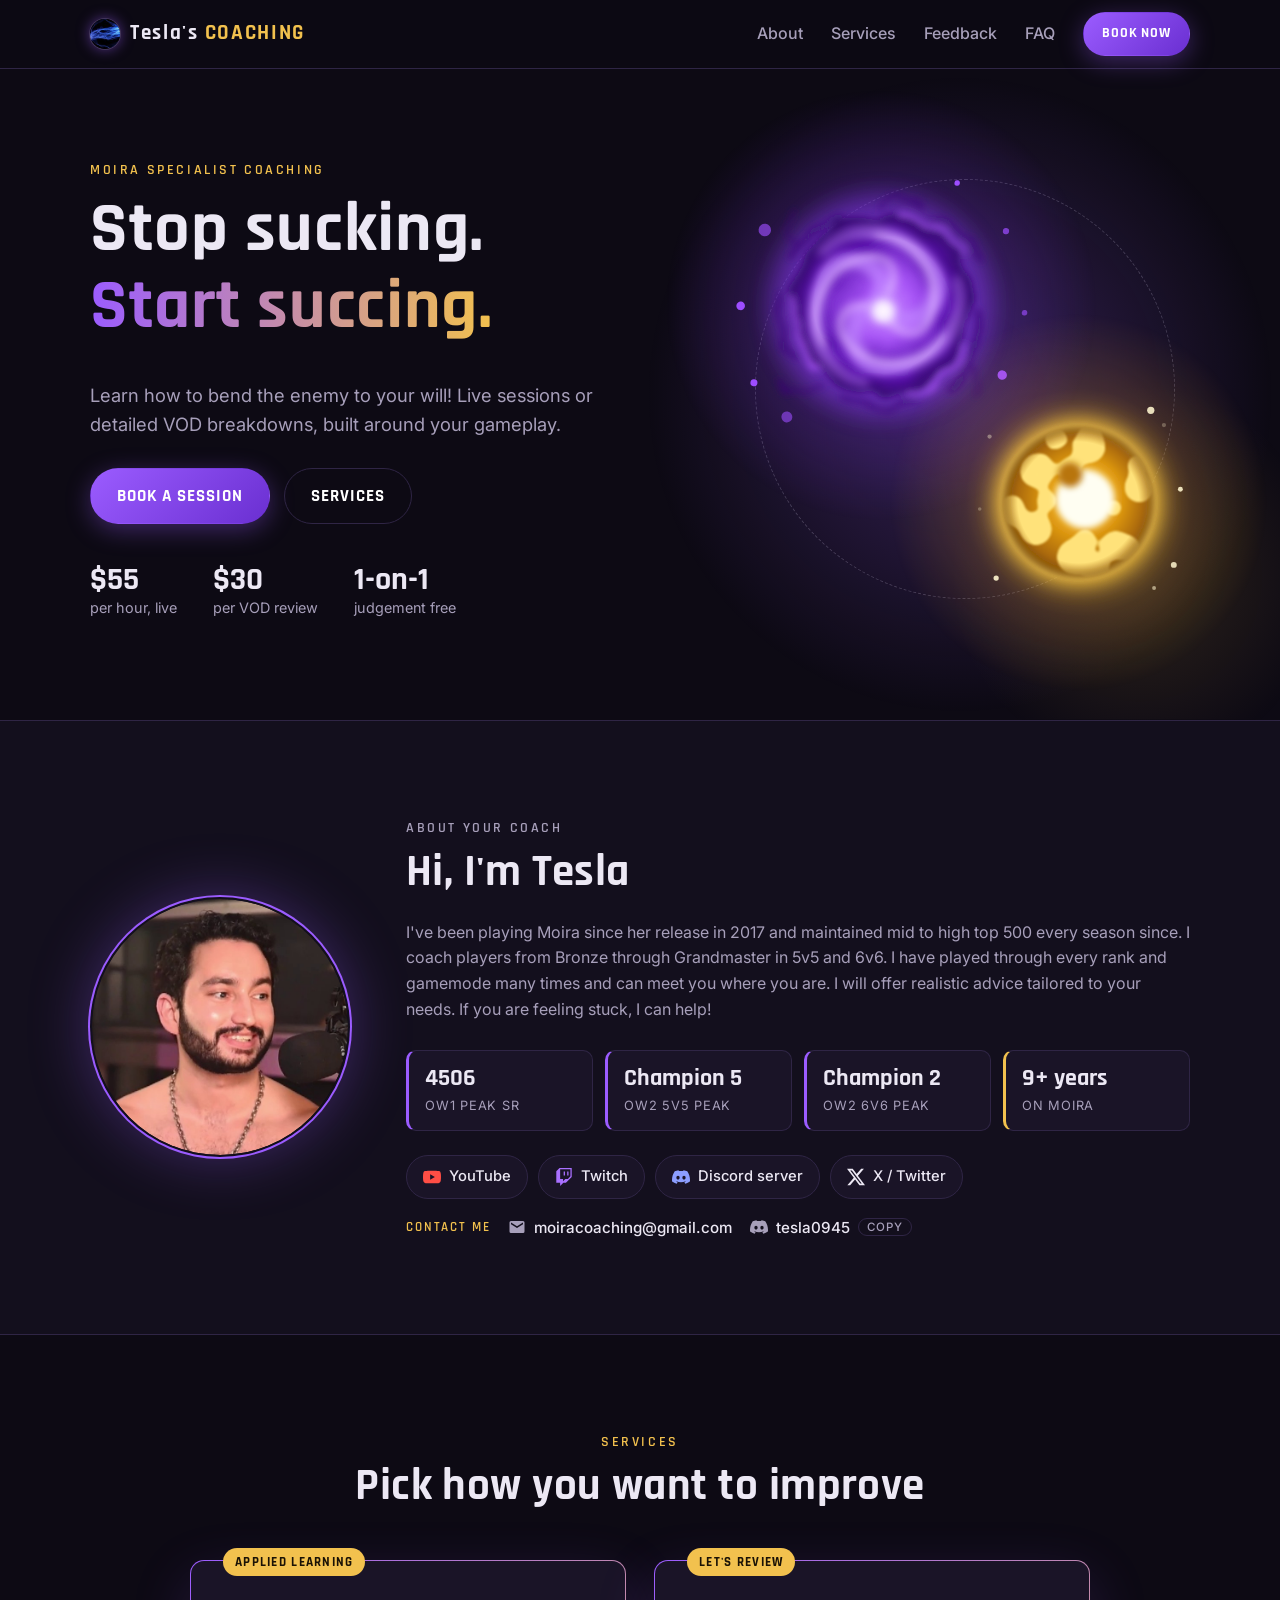
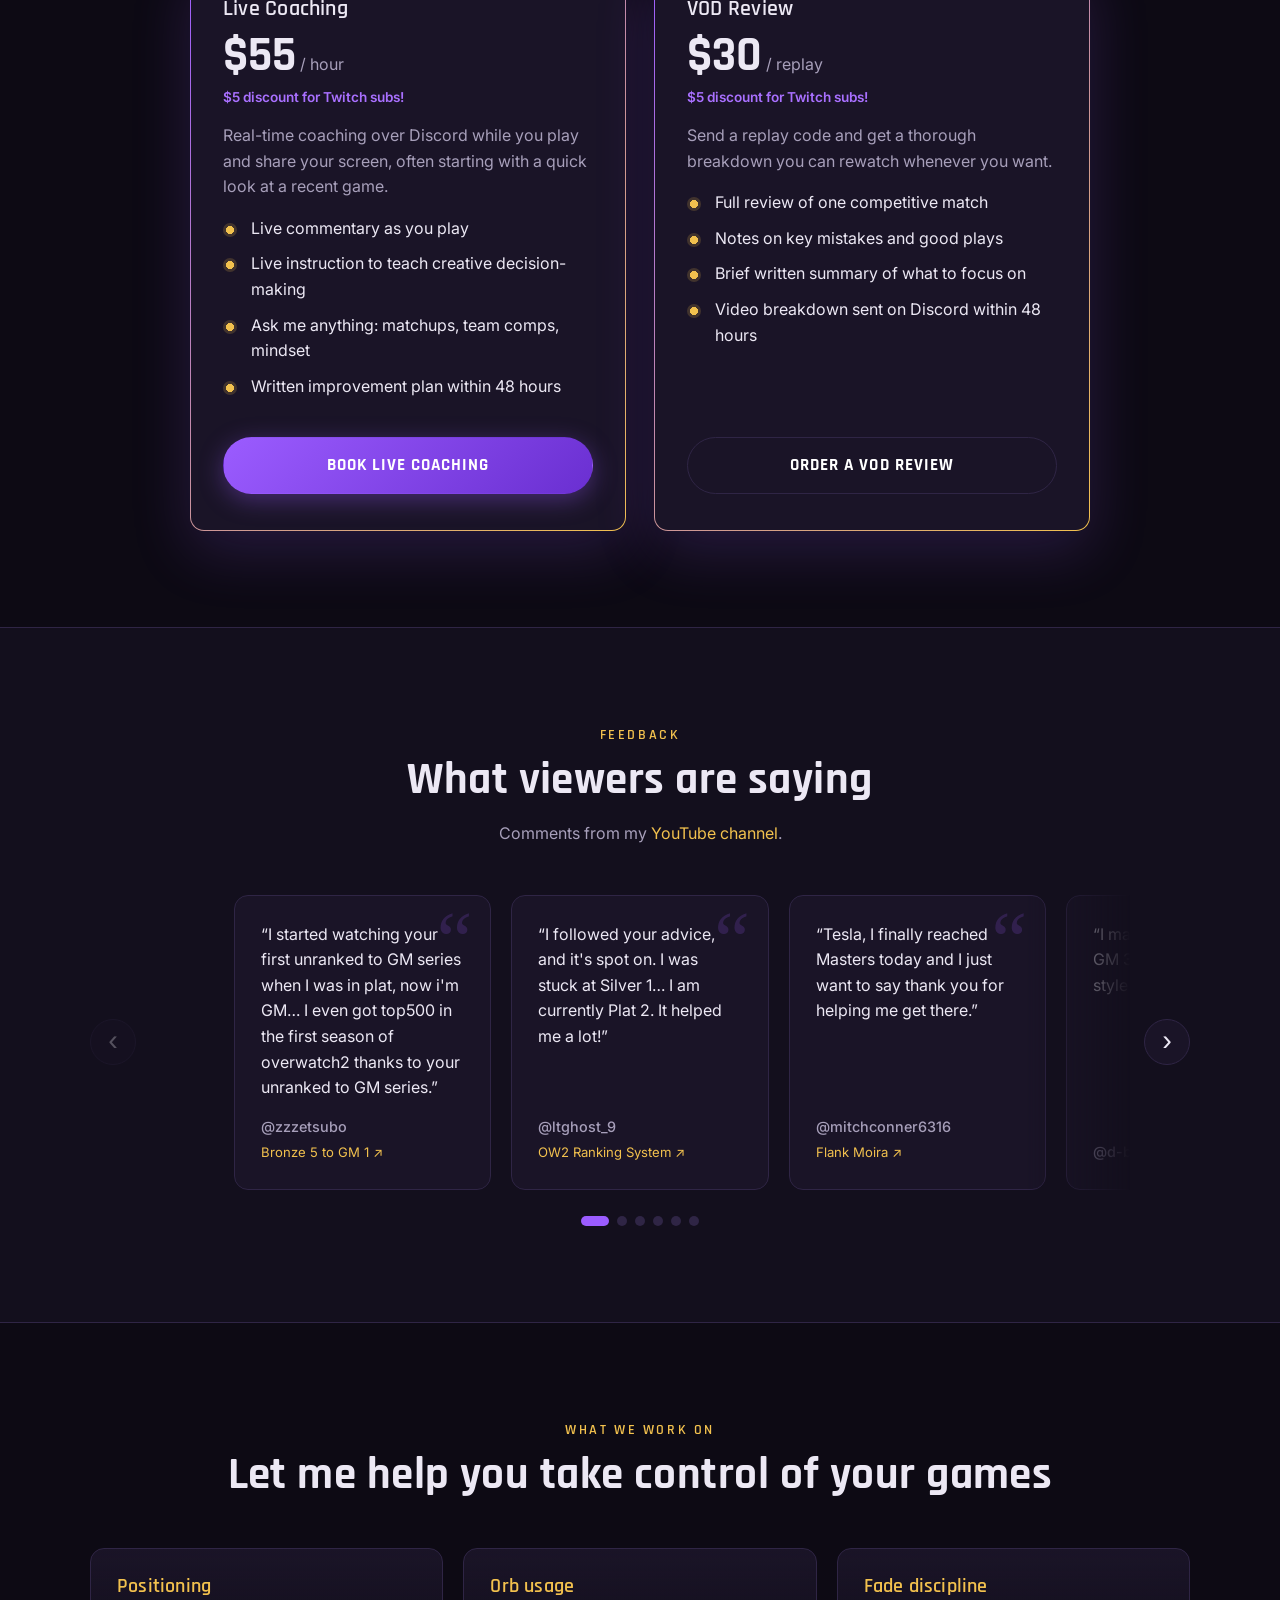
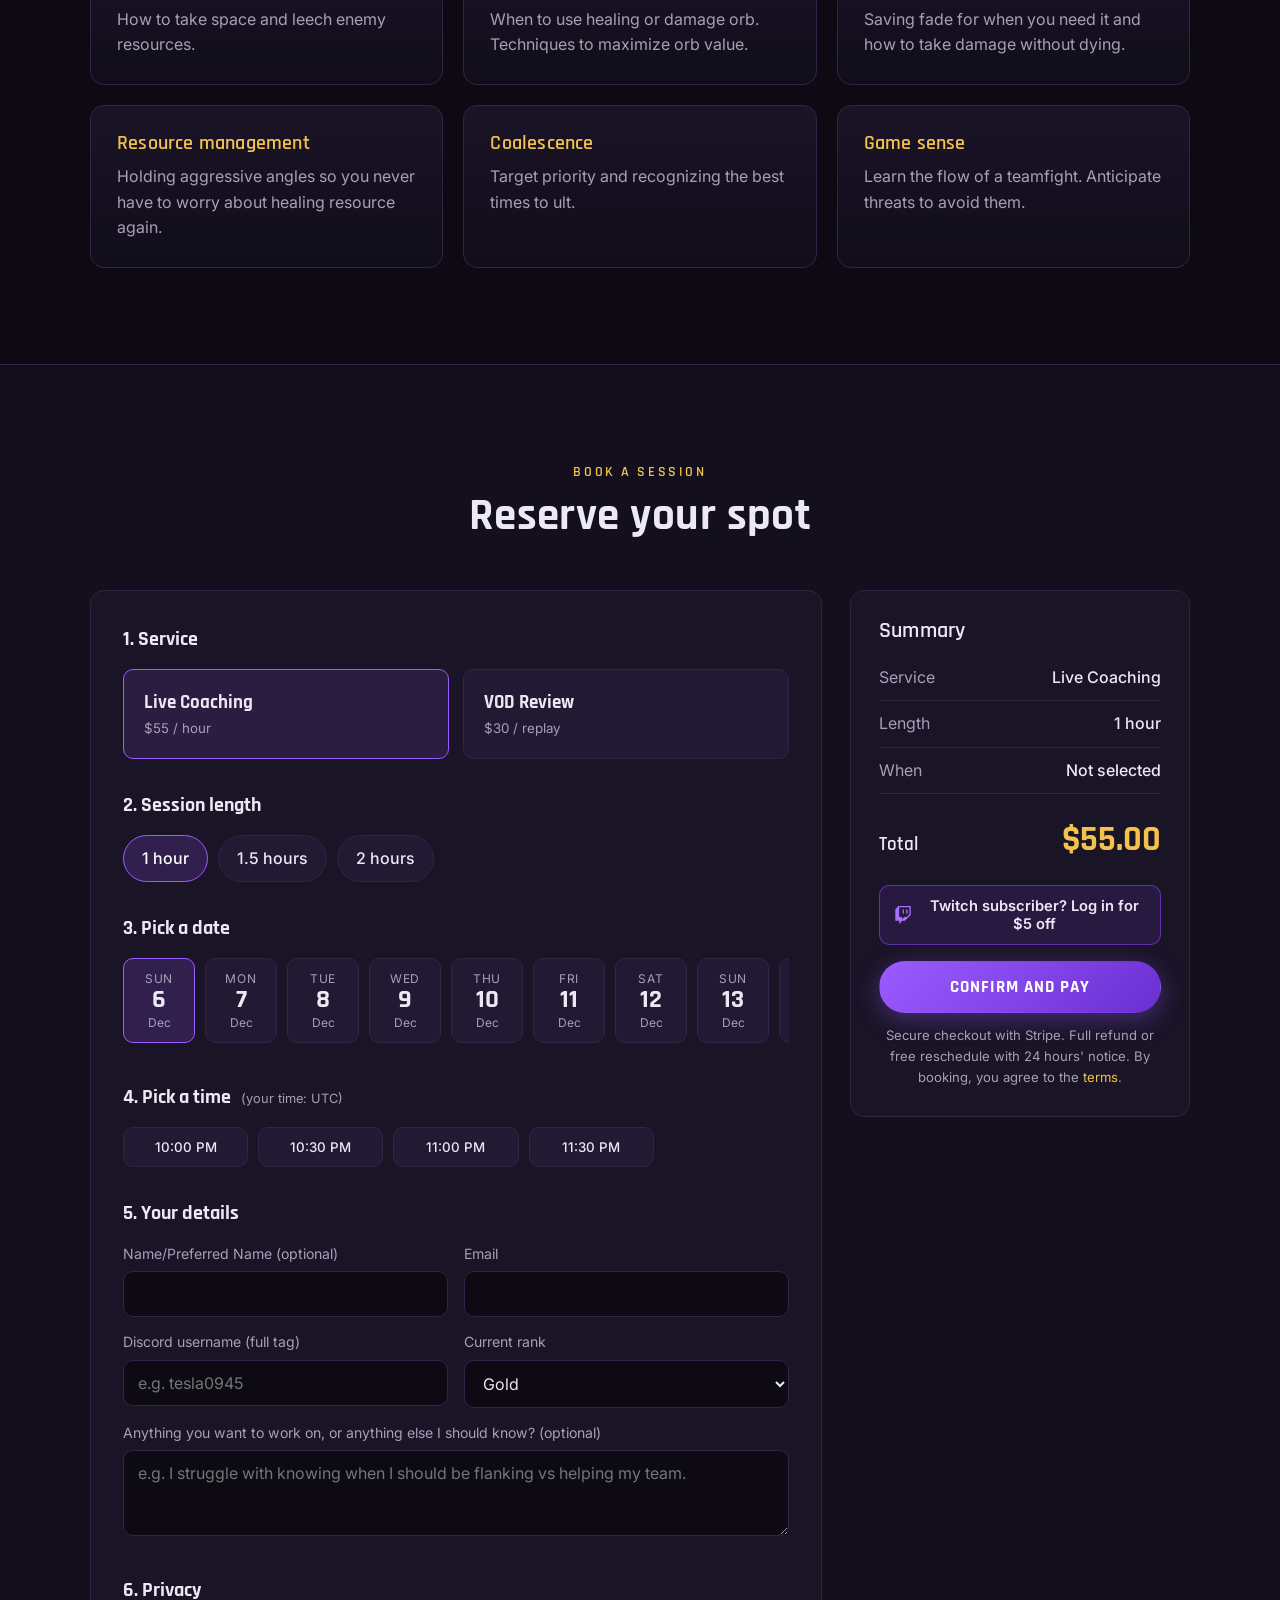
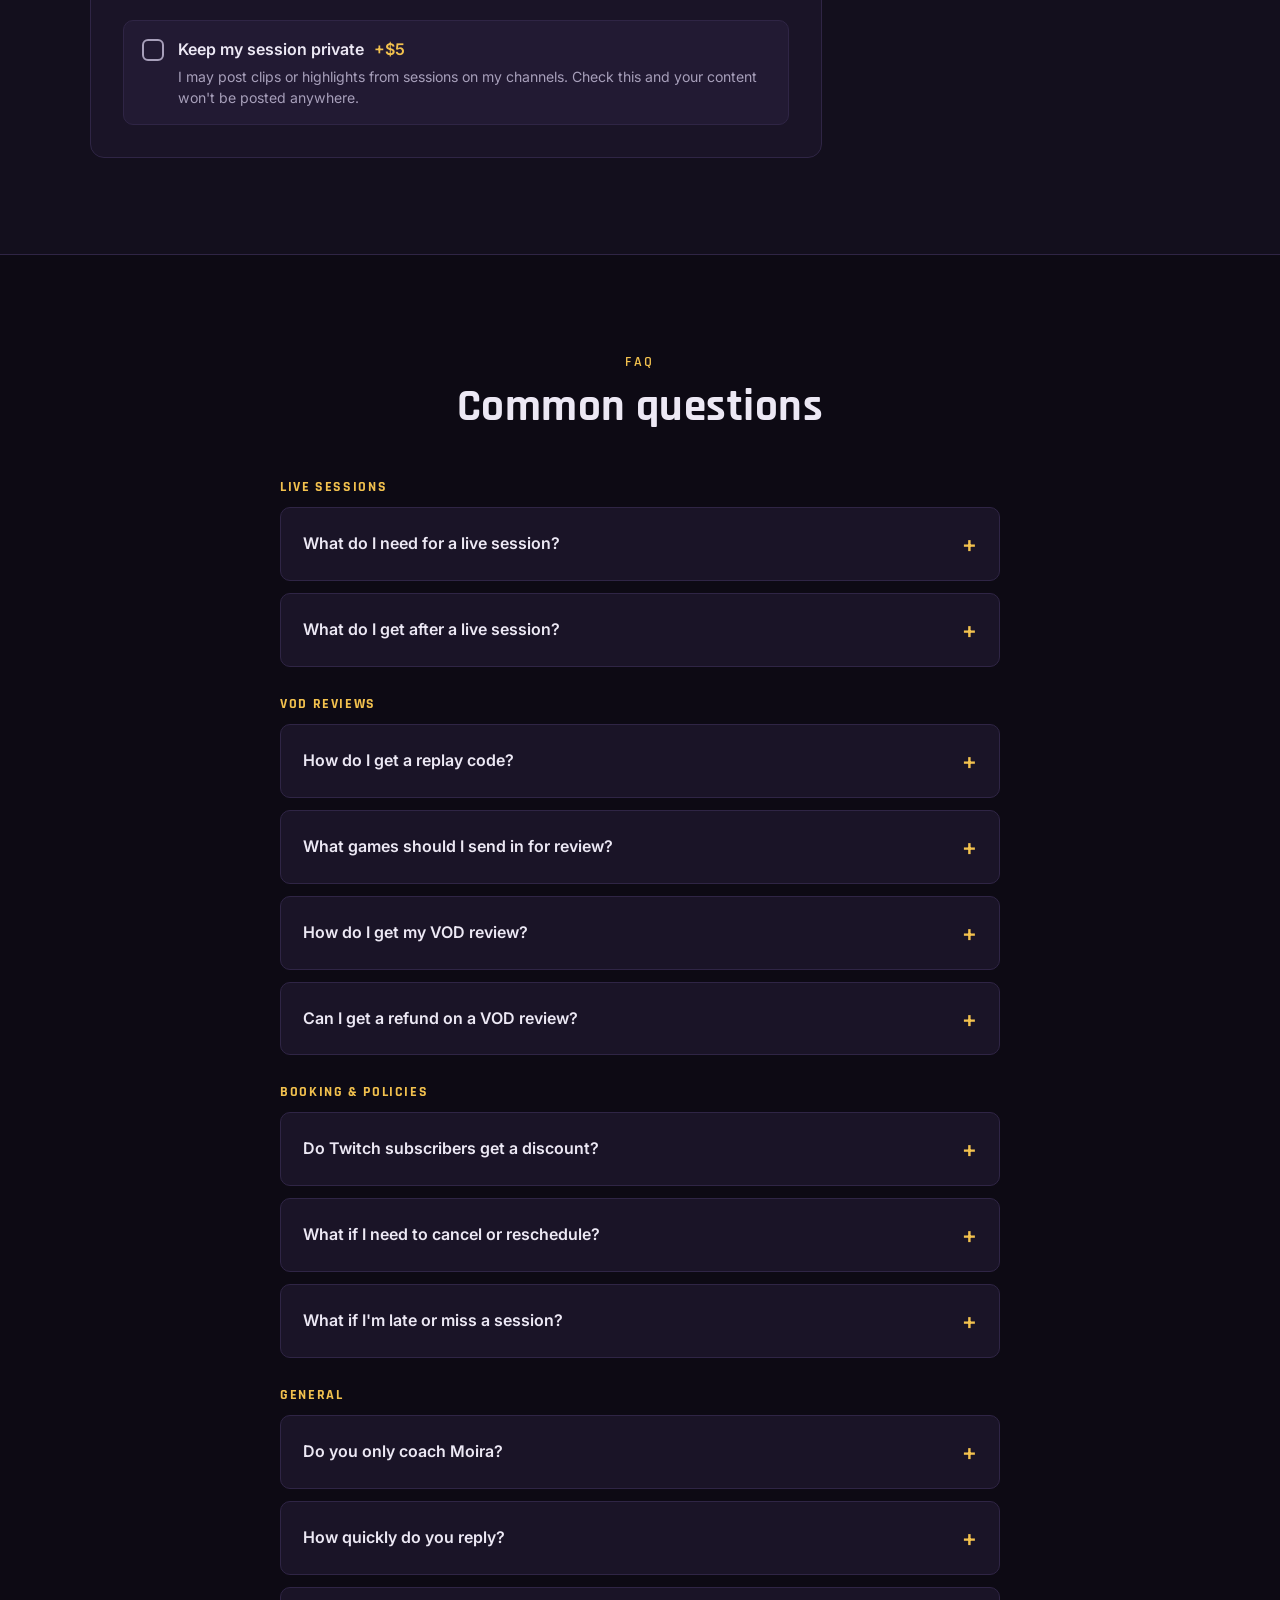
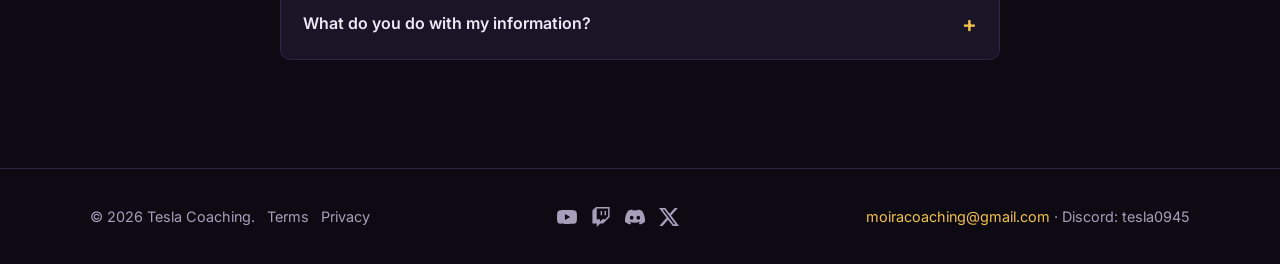
<file: index.html>
<!doctype html>
<html lang="en">
<head>
  <meta charset="utf-8">
  <meta name="viewport" content="width=device-width, initial-scale=1">
  <title>Moira Coaching | VOD Reviews & Live Coaching</title>
  <meta name="description" content="Moira coaching for competitive players. Live 1-on-1 coaching sessions and offline VOD reviews to help you climb.">
  <meta name="theme-color" content="#0d0a14">
  <link rel="canonical" href="https://teslacoaching.com/">
  <!-- Link previews (Discord, X, iMessage, etc.) -->
  <meta property="og:type" content="website">
  <meta property="og:site_name" content="Tesla's Coaching">
  <meta property="og:title" content="Tesla's Coaching | Moira VOD Reviews & Live Coaching">
  <meta property="og:description" content="1-on-1 Moira coaching from a 9+ year Moira main. Live sessions $55/hr, VOD reviews $30.">
  <meta property="og:url" content="https://teslacoaching.com/">
  <meta property="og:image" content="https://teslacoaching.com/images/og-image.jpg">
  <meta property="og:image:width" content="1200">
  <meta property="og:image:height" content="630">
  <meta property="og:image:alt" content="Tesla's Coaching: live coaching $55/hr, VOD reviews $30">
  <meta name="twitter:card" content="summary_large_image">
  <link rel="preconnect" href="https://fonts.googleapis.com">
  <link rel="preconnect" href="https://fonts.gstatic.com" crossorigin>
  <link href="https://fonts.googleapis.com/css2?family=Rajdhani:wght@500;600;700&family=Inter:wght@400;500;600&display=swap" rel="stylesheet">
  <link rel="icon" type="image/png" sizes="32x32" href="images/favicon-32.png">
  <link rel="icon" type="image/png" sizes="192x192" href="images/favicon-192.png">
  <link rel="apple-touch-icon" href="images/apple-touch-icon.png">
  <link rel="stylesheet" href="styles.css?v=c16daa71">
</head>
<body>

  <!-- Social icons (referenced below with <use href="#i-...">) -->
  <svg class="icon-sprite" xmlns="http://www.w3.org/2000/svg" aria-hidden="true">
    <symbol id="i-youtube" viewBox="0 0 24 24"><path d="M23.498 6.186a3.016 3.016 0 0 0-2.122-2.136C19.505 3.545 12 3.545 12 3.545s-7.505 0-9.377.505A3.017 3.017 0 0 0 .502 6.186C0 8.07 0 12 0 12s0 3.93.502 5.814a3.016 3.016 0 0 0 2.122 2.136c1.871.505 9.376.505 9.376.505s7.505 0 9.377-.505a3.015 3.015 0 0 0 2.122-2.136C24 15.93 24 12 24 12s0-3.93-.502-5.814zM9.545 15.568V8.432L15.818 12l-6.273 3.568z"/></symbol>
    <symbol id="i-twitch" viewBox="0 0 24 24"><path d="M11.571 4.714h1.715v5.143H11.57zm4.715 0H18v5.143h-1.714zM6 0L1.714 4.286v15.428h5.143V24l4.286-4.286h3.428L22.286 12V0zm14.571 11.143l-3.428 3.428h-3.429l-3 3v-3H6.857V1.714h13.714z"/></symbol>
    <symbol id="i-discord" viewBox="0 0 24 24"><path d="M20.317 4.37a19.79 19.79 0 0 0-4.885-1.515.074.074 0 0 0-.079.037c-.21.375-.444.865-.608 1.25a18.27 18.27 0 0 0-5.487 0 12.64 12.64 0 0 0-.617-1.25.077.077 0 0 0-.079-.037A19.74 19.74 0 0 0 3.677 4.37a.07.07 0 0 0-.032.028C.533 9.046-.32 13.58.099 18.058a.082.082 0 0 0 .031.056 19.9 19.9 0 0 0 5.993 3.03.078.078 0 0 0 .084-.028c.462-.63.874-1.295 1.226-1.994a.076.076 0 0 0-.041-.106 13.1 13.1 0 0 1-1.872-.892.077.077 0 0 1-.008-.128c.126-.094.252-.192.372-.291a.074.074 0 0 1 .078-.011c3.928 1.793 8.18 1.793 12.062 0a.074.074 0 0 1 .078.01c.12.099.246.198.373.292a.077.077 0 0 1-.006.127 12.3 12.3 0 0 1-1.873.892.077.077 0 0 0-.041.107c.36.698.772 1.362 1.225 1.993a.076.076 0 0 0 .084.028 19.84 19.84 0 0 0 6.002-3.03.077.077 0 0 0 .032-.054c.5-5.177-.838-9.674-3.549-13.66a.061.061 0 0 0-.031-.03zM8.02 15.331c-1.183 0-2.157-1.085-2.157-2.419 0-1.333.956-2.419 2.157-2.419 1.21 0 2.176 1.096 2.157 2.42 0 1.333-.956 2.418-2.157 2.418zm7.975 0c-1.183 0-2.157-1.085-2.157-2.419 0-1.333.955-2.419 2.157-2.419 1.21 0 2.176 1.096 2.157 2.42 0 1.333-.946 2.418-2.157 2.418z"/></symbol>
    <symbol id="i-mail" viewBox="0 0 24 24"><path d="M20 4H4a2 2 0 0 0-2 2v12a2 2 0 0 0 2 2h16a2 2 0 0 0 2-2V6a2 2 0 0 0-2-2zm0 4.2-8 5-8-5V6l8 5 8-5z"/></symbol>
    <symbol id="i-x" viewBox="0 0 24 24"><path d="M18.901 1.153h3.68l-8.04 9.19L24 22.846h-7.406l-5.8-7.584-6.638 7.584H.474l8.6-9.83L0 1.154h7.594l5.243 6.932zM17.61 20.644h2.039L6.486 3.24H4.298z"/></symbol>
  </svg>

  <header class="nav">
    <div class="container nav-inner">
      <a href="#top" class="logo">
        <img class="logo-img" src="images/logo.jpg" alt="" width="30" height="30">
        <span>Tesla's<span class="logo-accent">COACHING</span></span>
      </a>
      <button class="nav-toggle" aria-label="Open menu" aria-expanded="false">
        <span></span><span></span><span></span>
      </button>
      <nav class="nav-links">
        <a href="#about">About</a>
        <a href="#services">Services</a>
        <a href="#feedback">Feedback</a>
        <a href="#faq">FAQ</a>
        <a href="#book" class="btn btn-small">Book now</a>
      </nav>
    </div>
  </header>

  <main id="top">

    <!-- HERO -->
    <section class="hero">
      <div class="hero-glow" aria-hidden="true"></div>
      <div class="container hero-inner">
        <div class="hero-copy">
          <p class="eyebrow">Moira specialist coaching</p>
          <h1>Stop sucking.<br><span class="gradient-text">Start succing.</span></h1>
          <p class="lead">
            Learn how to bend the enemy to your will! Live sessions or
            detailed VOD breakdowns, built around your gameplay.
          </p>
          <div class="hero-ctas">
            <a href="#book" class="btn">Book a session</a>
            <a href="#services" class="btn btn-ghost">Services</a>
          </div>
          <ul class="hero-stats">
            <li><strong>$55</strong><span>per hour, live</span></li>
            <li><strong>$30</strong><span>per VOD review</span></li>
            <li><strong>1-on-1</strong><span>judgement free</span></li>
          </ul>
        </div>
        <!-- Biotic orbs (v4). Earlier versions are saved in the versions/ folder -->
        <div class="hero-art" aria-hidden="true">
          <div class="ring"></div>

          <!-- DAMAGE ORB: dark smoky vortex with wispy edges -->
          <div class="borb borb-damage">
            <svg viewBox="-120 -120 240 240" focusable="false">
              <defs>
                <radialGradient id="dmg-core" cx="0" cy="0" r="48" fx="4" fy="3" gradientUnits="userSpaceOnUse">
                  <stop offset="0" stop-color="#c98bff"/>
                  <stop offset="0.3" stop-color="#a855f7"/>
                  <stop offset="0.7" stop-color="#5a12b0"/>
                  <stop offset="1" stop-color="#2e0760"/>
                </radialGradient>
                <radialGradient id="dmg-glow" cx="0" cy="0" r="110" gradientUnits="userSpaceOnUse">
                  <stop offset="0.3" stop-color="#9d4dff" stop-opacity="0.5"/>
                  <stop offset="0.6" stop-color="#7a2fe0" stop-opacity="0.18"/>
                  <stop offset="1" stop-color="#7a2fe0" stop-opacity="0"/>
                </radialGradient>
                <!-- fades the swirl out softly toward the edge instead of a hard cut -->
                <radialGradient id="dmg-edge" cx="0" cy="0" r="46" gradientUnits="userSpaceOnUse">
                  <stop offset="0.75" stop-color="#fff"/>
                  <stop offset="1" stop-color="#000"/>
                </radialGradient>
                <mask id="dmg-mask" maskUnits="userSpaceOnUse" x="-50" y="-50" width="100" height="100">
                  <circle r="46" fill="url(#dmg-edge)"/>
                </mask>
                <!-- roughens the orb's outline into smoky, hair-like wisps -->
                <!-- Filter areas are sized tightly to what they blur (each blur only
                     needs ~3x its blur radius of extra room). Smaller areas = less GPU work. -->
                <filter id="dmg-smoke" filterUnits="userSpaceOnUse" x="-80" y="-80" width="160" height="160">
                  <feTurbulence type="fractalNoise" baseFrequency="0.055" numOctaves="2" seed="7" result="n"/>
                  <feDisplacementMap in="SourceGraphic" in2="n" scale="12" xChannelSelector="R" yChannelSelector="G" result="d"/>
                  <feGaussianBlur in="d" stdDeviation="1.8"/>
                </filter>
                <filter id="dmg-tb" filterUnits="userSpaceOnUse" x="-260" y="-260" width="520" height="520"><feGaussianBlur stdDeviation="3"/></filter>
                <!-- swirl arms (clipped to r46 by the mask) / the bright centre dot / the haze (r up to 57) -->
                <filter id="dmg-b2" filterUnits="userSpaceOnUse" x="-56" y="-56" width="112" height="112"><feGaussianBlur stdDeviation="2.2"/></filter>
                <filter id="dmg-b2-dot" filterUnits="userSpaceOnUse" x="-13" y="-11" width="28" height="28"><feGaussianBlur stdDeviation="2.2"/></filter>
                <filter id="dmg-b6" filterUnits="userSpaceOnUse" x="-76" y="-76" width="152" height="152"><feGaussianBlur stdDeviation="6"/></filter>
              </defs>

              <g class="orb-body"><circle r="110" fill="url(#dmg-glow)"/></g>

              <!-- tendril that latches onto the cursor (driven by script.js) -->
              <g class="tether" opacity="0" style="display:none">
                <g class="tether-glows" fill="#c04dff" opacity="0.95" filter="url(#dmg-tb)"></g>
                <g class="tether-cores" fill="#f7ebff"></g>
                <g class="tether-sparks" fill="#f0d6ff"></g>
                <g class="tether-flare">
                  <circle class="flare-glow" r="10" fill="#c35bff" filter="url(#dmg-tb)"/>
                  <ellipse rx="26" ry="1.1" fill="#fff" opacity="0.85"/>
                  <ellipse rx="1" ry="9" fill="#fff" opacity="0.5"/>
                  <circle r="2.6" fill="#fff"/>
                </g>
              </g>

              <!-- everything in .orb-body shrinks/fades as the orb is used up (script.js) -->
              <g class="orb-body">
              <!-- soft smoky haze around the body -->
              <circle r="55" fill="#7a2fe0" opacity="0.5" filter="url(#dmg-b6)">
                <animate attributeName="r" values="53;57;53" dur="3.4s" repeatCount="indefinite"/>
              </circle>

              <!-- body with wispy, curling edge -->
              <g filter="url(#dmg-smoke)">
                <circle r="46" fill="url(#dmg-core)"/>
                <g fill="none" stroke="#3a0a78" stroke-linecap="round" opacity="0.75">
                  <animateTransform attributeName="transform" type="rotate" from="0" to="360" dur="26s" repeatCount="indefinite"/>
                  <path d="M-30 -36 Q-47 -30 -50 -12" stroke-width="3.2"/>
                  <path d="M10 -48 Q30 -53 43 -36" stroke-width="2.6"/>
                  <path d="M48 -8 Q57 12 45 31" stroke-width="3"/>
                  <path d="M28 43 Q12 57 -8 51" stroke-width="2.6"/>
                  <path d="M-36 35 Q-53 24 -51 6" stroke-width="2.2"/>
                  <path d="M-14 -48 Q-6 -60 8 -55" stroke-width="2"/>
                  <path d="M50 18 Q61 21 58 32" stroke-width="1.6"/>
                  <path d="M-47 -20 Q-59 -23 -56 -35" stroke-width="1.6"/>
                  <path d="M-20 47 Q-30 58 -42 52" stroke-width="1.6"/>
                </g>
                <g fill="none" stroke="#a855f7" stroke-linecap="round" opacity="0.75">
                  <animateTransform attributeName="transform" type="rotate" from="360" to="0" dur="33s" repeatCount="indefinite"/>
                  <path d="M-42 -14 Q-48 6 -40 24" stroke-width="2.4"/>
                  <path d="M20 -42 Q38 -36 46 -18" stroke-width="2"/>
                  <path d="M38 30 Q24 46 4 48" stroke-width="2.2"/>
                </g>
              </g>

              <!-- swirling vortex inside -->
              <g mask="url(#dmg-mask)">
                <g fill="none" stroke-linecap="round" filter="url(#dmg-b2)">
                  <animateTransform attributeName="transform" type="rotate" from="0" to="-360" dur="14s" repeatCount="indefinite"/>
                  <g stroke="#c084ff" stroke-width="8.5" opacity="0.75">
                    <path d="M42 8 C38 30 10 40 -12 30 C-27 23 -24 2 -8 -1 C0 -3 5 2 3 7"/>
                    <path d="M42 8 C38 30 10 40 -12 30 C-27 23 -24 2 -8 -1 C0 -3 5 2 3 7" transform="rotate(120)"/>
                    <path d="M42 8 C38 30 10 40 -12 30 C-27 23 -24 2 -8 -1 C0 -3 5 2 3 7" transform="rotate(240)"/>
                  </g>
                  <g stroke="#e2bcff" stroke-width="2.6" opacity="0.8">
                    <path d="M36 2 C33 22 10 32 -8 25 C-20 20 -18 5 -6 3" transform="rotate(50)"/>
                    <path d="M36 2 C33 22 10 32 -8 25 C-20 20 -18 5 -6 3" transform="rotate(170)"/>
                    <path d="M36 2 C33 22 10 32 -8 25 C-20 20 -18 5 -6 3" transform="rotate(290)"/>
                  </g>
                </g>

                <circle cx="1" cy="3" r="6" fill="#fdf6ff" filter="url(#dmg-b2-dot)">
                  <animate attributeName="opacity" values="0.6;1;0.6" dur="2.2s" repeatCount="indefinite"/>
                </circle>
              </g>

              <!-- drifting dark droplets -->
              <g fill="#9d4dff">
                <animateTransform attributeName="transform" type="rotate" from="0" to="360" dur="48s" repeatCount="indefinite"/>
                <circle cx="-64" cy="-30" r="3.2"><animate attributeName="opacity" values="0.9;0.4;0.9" dur="4s" repeatCount="indefinite"/></circle>
                <circle cx="-71" cy="10" r="2.2"/>
                <circle cx="58" cy="-46" r="1.6"><animate attributeName="opacity" values="0.4;0.9;0.4" dur="3.2s" repeatCount="indefinite"/></circle>
                <circle cx="66" cy="27" r="2.4"/>
                <circle cx="-40" cy="63" r="2.8"><animate attributeName="opacity" values="0.8;0.3;0.8" dur="5s" repeatCount="indefinite"/></circle>
                <circle cx="30" cy="-67" r="1.4"/>
                <circle cx="-59" cy="48" r="1.8"/>
                <circle cx="73" cy="-6" r="1.4"><animate attributeName="opacity" values="0.3;0.9;0.3" dur="3.6s" repeatCount="indefinite"/></circle>
              </g>
              </g>
            </svg>
          </div>

          <!-- HEALING ORB: glowing liquid-light sphere -->
          <div class="borb borb-heal">
            <svg viewBox="-120 -120 240 240" focusable="false">
              <defs>
                <radialGradient id="heal-core" cx="0" cy="0" r="46" fx="6" fy="-6" gradientUnits="userSpaceOnUse">
                  <stop offset="0" stop-color="#ffd447"/>
                  <stop offset="0.5" stop-color="#e09a12"/>
                  <stop offset="0.85" stop-color="#a8670a"/>
                  <stop offset="1" stop-color="#6b3f00"/>
                </radialGradient>
                <radialGradient id="heal-glow" cx="0" cy="0" r="115" gradientUnits="userSpaceOnUse">
                  <stop offset="0.3" stop-color="#ffc83a" stop-opacity="0.5"/>
                  <stop offset="0.6" stop-color="#f2a516" stop-opacity="0.16"/>
                  <stop offset="1" stop-color="#f2a516" stop-opacity="0"/>
                </radialGradient>
                <!-- fades the liquid cells out softly toward the edge instead of a hard cut -->
                <radialGradient id="heal-edge" cx="0" cy="0" r="46" gradientUnits="userSpaceOnUse">
                  <stop offset="0.8" stop-color="#fff"/>
                  <stop offset="1" stop-color="#000"/>
                </radialGradient>
                <mask id="heal-mask" maskUnits="userSpaceOnUse" x="-50" y="-50" width="100" height="100">
                  <circle r="46" fill="url(#heal-edge)"/>
                </mask>
                <!-- Filter areas are sized tightly to what they blur (see the damage orb) -->
                <filter id="heal-b1" filterUnits="userSpaceOnUse" x="-51" y="-51" width="102" height="102"><feGaussianBlur stdDeviation="1.4"/></filter>
                <!-- "gooey" filter: blurs moving blobs then sharpens the edges so they merge like liquid -->
                <filter id="heal-goo" filterUnits="userSpaceOnUse" x="-50" y="-50" width="100" height="100">
                  <feGaussianBlur in="SourceGraphic" stdDeviation="3.2" result="b"/>
                  <feColorMatrix in="b" type="matrix" values="1 0 0 0 0  0 1 0 0 0  0 0 1 0 0  0 0 0 22 -10" result="g"/>
                  <feGaussianBlur in="g" stdDeviation="0.5"/>
                </filter>
                <filter id="heal-tb" filterUnits="userSpaceOnUse" x="-260" y="-260" width="520" height="520"><feGaussianBlur stdDeviation="3"/></filter>
                <!-- cream core (r up to 18.5) / swinging dark notch / glowing rim (r45) / halo (r50) -->
                <filter id="heal-b2-core" filterUnits="userSpaceOnUse" x="-22" y="-28" width="52" height="52"><feGaussianBlur stdDeviation="2"/></filter>
                <filter id="heal-b2-notch" filterUnits="userSpaceOnUse" x="-23" y="-35" width="42" height="37"><feGaussianBlur stdDeviation="2"/></filter>
                <filter id="heal-b2" filterUnits="userSpaceOnUse" x="-54" y="-54" width="108" height="108"><feGaussianBlur stdDeviation="2"/></filter>
                <filter id="heal-b6" filterUnits="userSpaceOnUse" x="-70" y="-70" width="140" height="140"><feGaussianBlur stdDeviation="6"/></filter>
              </defs>

              <g class="orb-body">
                <circle r="115" fill="url(#heal-glow)">
                  <animate attributeName="opacity" values="0.85;1;0.85" dur="2.6s" repeatCount="indefinite"/>
                </circle>
              </g>

              <!-- tendril that latches onto the cursor (driven by script.js) -->
              <g class="tether" opacity="0" style="display:none">
                <g class="tether-glows" fill="#e9dc1f" opacity="0.75" filter="url(#heal-tb)"></g>
                <g class="tether-cores" fill="#fffbd6"></g>
                <g class="tether-sparks" fill="#fff59a"></g>
                <g class="tether-flare">
                  <circle class="flare-glow" r="10" fill="#f5e43a" filter="url(#heal-tb)"/>
                  <ellipse rx="26" ry="1.1" fill="#fff" opacity="0.85"/>
                  <ellipse rx="1" ry="9" fill="#fff" opacity="0.5"/>
                  <circle r="2.6" fill="#fff"/>
                </g>
              </g>

              <!-- everything in .orb-body shrinks/fades as the orb is used up (script.js) -->
              <g class="orb-body">
              <!-- bright halo hugging the sphere -->
              <circle r="50" fill="#ffc83a" opacity="0.85" filter="url(#heal-b6)">
                <animate attributeName="opacity" values="0.75;0.95;0.75" dur="2.6s" repeatCount="indefinite"/>
              </circle>

              <!-- dark olive body -->
              <circle r="46" fill="url(#heal-core)" filter="url(#heal-b1)"/>

              <!-- liquid light cells that drift, merge and split -->
              <g mask="url(#heal-mask)">
                <g filter="url(#heal-goo)" fill="#ffe27a">
                  <g>
                    <animateTransform attributeName="transform" type="rotate" from="0" to="360" dur="19s" repeatCount="indefinite"/>
                    <circle cx="-30" cy="-10" r="10.5"/>
                    <circle cx="-19" cy="24" r="10"/>
                    <circle cx="9" cy="32" r="11"/>
                    <circle cx="30" cy="17" r="9"/>
                    <circle cx="-5" cy="-34" r="10"/>
                    <circle cx="31" cy="-21" r="8.5"/>
                    <circle cx="-37" cy="16" r="7.5"/>
                    <circle cx="-26" cy="-32" r="7"/>
                  </g>
                  <g>
                    <animateTransform attributeName="transform" type="rotate" from="360" to="0" dur="27s" repeatCount="indefinite"/>
                    <circle cx="-22" cy="-24" r="8.5"/>
                    <circle cx="23" cy="34" r="7.5"/>
                    <circle cx="38" cy="1" r="8.5"/>
                    <circle cx="-40" cy="-2" r="7"/>
                    <circle cx="1" cy="42" r="8"/>
                    <circle cx="17" cy="-39" r="7"/>
                    <circle cx="40" cy="-14" r="6"/>
                  </g>
                  <g>
                    <animateTransform attributeName="transform" type="rotate" from="0" to="360" dur="12s" repeatCount="indefinite"/>
                    <circle cx="-15" cy="-15" r="7"/>
                    <circle cx="-17" cy="9" r="6.5"/>
                    <circle cx="15" cy="17" r="6.5"/>
                    <circle cx="20" cy="-8" r="5.5"/>
                  </g>
                </g>
              </g>

              <!-- hot cream core with a dark notch -->
              <circle cx="4" cy="-2" r="17" fill="#fffef2" filter="url(#heal-b2-core)">
                <animate attributeName="r" values="16;18.5;16" dur="2.6s" repeatCount="indefinite"/>
              </circle>
              <circle cx="-3" cy="-18" r="7.5" fill="#b8740c" filter="url(#heal-b2-notch)">
                <animateTransform attributeName="transform" type="rotate" values="-20 4 -3;20 4 -3;-20 4 -3" dur="7s" repeatCount="indefinite"/>
              </circle>

              <!-- soft glowing rim -->
              <circle r="45" fill="none" stroke="#ffe08a" stroke-width="3" opacity="0.45" filter="url(#heal-b2)"/>

              <!-- twinkling sparkles -->
              <g fill="#fff6cf">
                <circle cx="44" cy="-56" r="2.2"><animate attributeName="opacity" values="0.2;1;0.2" dur="1.8s" repeatCount="indefinite"/></circle>
                <circle cx="52" cy="-47" r="1.3"><animate attributeName="opacity" values="1;0.2;1" dur="2.3s" repeatCount="indefinite"/></circle>
                <circle cx="58" cy="38" r="1.8"><animate attributeName="opacity" values="0.3;1;0.3" dur="2.6s" repeatCount="indefinite"/></circle>
                <circle cx="46" cy="52" r="1.2"><animate attributeName="opacity" values="1;0.3;1" dur="1.5s" repeatCount="indefinite"/></circle>
                <circle cx="62" cy="-8" r="1.5"><animate attributeName="opacity" values="0.2;0.9;0.2" dur="2.1s" repeatCount="indefinite"/></circle>
                <circle cx="-54" cy="-40" r="1.3"><animate attributeName="opacity" values="0.9;0.2;0.9" dur="2.8s" repeatCount="indefinite"/></circle>
                <circle cx="-50" cy="46" r="1.6"><animate attributeName="opacity" values="0.3;1;0.3" dur="2.4s" repeatCount="indefinite"/></circle>
                <circle cx="-60" cy="4" r="1.1"><animate attributeName="opacity" values="1;0.2;1" dur="1.9s" repeatCount="indefinite"/></circle>
              </g>
              </g>
            </svg>
          </div>
        </div>
      </div>
    </section>

    <!-- ABOUT -->
    <section id="about" class="section section-alt">
      <div class="container about">
        <div class="about-avatar">
          <img src="images/avatar.jpg" alt="Tesla, Moira coach" width="600" height="600">
        </div>
        <div>
          <p class="eyebrow">About your coach</p>
          <h2>Hi, I'm Tesla</h2>
          <p>
            I've been playing Moira since her release in 2017 and maintained mid to high top 500 every season since. I coach players
            from Bronze through Grandmaster in 5v5 and 6v6. I have played through every rank and gamemode many times and can meet you where you are.
			I will offer realistic advice tailored to your needs. If you are feeling stuck, I can help!
          </p>
          <ul class="about-facts">
            <li><strong>4506</strong><span>OW1 peak SR</span></li>
            <li><strong>Champion 5</strong><span>OW2 5v5 peak</span></li>
            <li><strong>Champion 2</strong><span>OW2 6v6 peak</span></li>
            <li><strong>9+ years</strong><span>On Moira</span></li>
          </ul>
          <div class="socials">
            <a class="social-link yt" href="https://www.youtube.com/@TeslaScience" target="_blank" rel="noopener"><svg aria-hidden="true"><use href="#i-youtube"/></svg>YouTube</a>
            <a class="social-link tw" href="https://www.twitch.tv/Tesla" target="_blank" rel="noopener"><svg aria-hidden="true"><use href="#i-twitch"/></svg>Twitch</a>
            <a class="social-link dc" href="https://discord.gg/bwgdJSX" target="_blank" rel="noopener"><svg aria-hidden="true"><use href="#i-discord"/></svg>Discord server</a>
            <a class="social-link x" href="https://twitter.com/TeslaSciences" target="_blank" rel="noopener"><svg aria-hidden="true"><use href="#i-x"/></svg>X / Twitter</a>
          </div>
          <div class="about-contact">
            <span class="about-contact-label">Contact me</span>
            <a class="contact-item" href="mailto:moiracoaching@gmail.com"><svg aria-hidden="true"><use href="#i-mail"/></svg>moiracoaching@gmail.com</a>
            <button class="contact-item" type="button" data-copy="tesla0945" aria-label="Copy Discord username tesla0945">
              <svg aria-hidden="true"><use href="#i-discord"/></svg>tesla0945<span class="copy-hint">Copy</span>
            </button>
          </div>
        </div>
      </div>
    </section>

    <!-- SERVICES -->
    <section id="services" class="section">
      <div class="container">
        <p class="eyebrow center">Services</p>
        <h2 class="center">Pick how you want to improve</h2>
        <div class="cards">
          <article class="card card-featured">
            <span class="badge">Applied Learning</span>
            <h3>Live Coaching</h3>
            <p class="price"><span>$55</span> / hour</p>
            <p class="sub-note" data-twitch-only hidden>$5 discount for Twitch subs!</p>
            <p class="card-desc">Real-time coaching over Discord while you play and share your screen, often starting with a quick look at a recent game.</p>
            <ul class="checklist">
              <li>Live commentary as you play</li>
              <li>Live instruction to teach creative decision-making</li>
              <li>Ask me anything: matchups, team comps, mindset</li>
              <li>Written improvement plan within 48 hours</li>
            </ul>
            <a href="#book" class="btn btn-block" data-service="live">Book live coaching</a>
          </article>

          <article class="card card-featured">
			<span class="badge">Let's Review</span>
            <h3>VOD Review</h3>
            <p class="price"><span>$30</span> / replay</p>
            <p class="sub-note" data-twitch-only hidden>$5 discount for Twitch subs!</p>
            <p class="card-desc">Send a replay code and get a thorough breakdown you can rewatch whenever you want.</p>
            <ul class="checklist">
              <li>Full review of one competitive match</li>
              <li>Notes on key mistakes and good plays</li>
              <li>Brief written summary of what to focus on</li>
              <li>Video breakdown sent on Discord within 48 hours</li>
            </ul>
            <a href="#book" class="btn btn-ghost btn-block" data-service="vod">Order a VOD review</a>
          </article>
        </div>
      </div>
    </section>

    <!-- FEEDBACK -->
    <section id="feedback" class="section section-alt">
      <div class="container">
        <p class="eyebrow center">Feedback</p>
        <h2 class="center">What viewers are saying</h2>
        <p class="section-sub center">Comments from my <a href="https://www.youtube.com/@TeslaScience" target="_blank" rel="noopener">YouTube channel</a>.</p>
        <!--
          Each card links to the original comment. Video keys:
          B2GM    = Moira Only Bronze 5 to GM 1: Part 1     (eltYNfEpkvc)
          RANKING = How Overwatch 2's Ranking System Works  (9KPrfhYysTU)
          FLANK   = How to Play Moira in a God Honoring Way (XhtXbr8OO6c)
        -->
        <div class="carousel">
          <button class="carousel-btn carousel-prev" type="button" aria-label="Previous comments" aria-controls="reviews-track">&#8249;</button>
          <div class="reviews" id="reviews-track" tabindex="0" aria-label="Viewer comments" role="region">

            <figure class="review">
              <blockquote>&ldquo;I started watching your first unranked to GM series when I was in plat, now i'm GM&hellip; I even got top500 in the first season of overwatch2 thanks to your unranked to GM series.&rdquo;</blockquote>
              <figcaption><span class="review-author">@zzzetsubo</span><a href="https://www.youtube.com/watch?v=eltYNfEpkvc&amp;lc=Ugw4tWBzWptuyeJoPs94AaABAg" target="_blank" rel="noopener">Bronze 5 to GM 1 &#8599;</a></figcaption>
            </figure>
            <figure class="review">
              <blockquote>&ldquo;I followed your advice, and it's spot on. I was stuck at Silver 1&hellip; I am currently Plat 2. It helped me a lot!&rdquo;</blockquote>
              <figcaption><span class="review-author">@ltghost_9</span><a href="https://www.youtube.com/watch?v=9KPrfhYysTU&amp;lc=Ugyg9DoFsgQl9DYE_SJ4AaABAg" target="_blank" rel="noopener">OW2 Ranking System &#8599;</a></figcaption>
            </figure>
            <figure class="review">
              <blockquote>&ldquo;Tesla, I finally reached Masters today and I just want to say thank you for helping me get there.&rdquo;</blockquote>
              <figcaption><span class="review-author">@mitchconner6316</span><a href="https://www.youtube.com/watch?v=XhtXbr8OO6c&amp;lc=Ugzu6Odu-dS-NangsVB4AaABAg" target="_blank" rel="noopener">Flank Moira &#8599;</a></figcaption>
            </figure>
            <figure class="review">
              <blockquote>&ldquo;I made it all the way up to GM 3 adapting your play style to mine.&rdquo;</blockquote>
              <figcaption><span class="review-author">@d-beezybaby</span><a href="https://www.youtube.com/watch?v=XhtXbr8OO6c&amp;lc=UgwMze4UagLiqtAF6Ht4AaABAg" target="_blank" rel="noopener">Flank Moira &#8599;</a></figcaption>
            </figure>
            <figure class="review">
              <blockquote>&ldquo;It is the single most informative and actually educational rank-up/play-style guide I've ever seen in my life.&rdquo;</blockquote>
              <figcaption><span class="review-author">@Wuggy1210</span><a href="https://www.youtube.com/watch?v=eltYNfEpkvc&amp;lc=UgxJmaxcxbWwEdOsOoB4AaABAg" target="_blank" rel="noopener">Bronze 5 to GM 1 &#8599;</a></figcaption>
            </figure>
            <figure class="review">
              <blockquote>&ldquo;I dig your attitude towards lower ranked players&hellip; It's nice that you're positive and humble towards others.&rdquo;</blockquote>
              <figcaption><span class="review-author">@BlondeMcGuinn</span><a href="https://www.youtube.com/watch?v=eltYNfEpkvc&amp;lc=UgxHxlxax1qCPYefiUJ4AaABAg" target="_blank" rel="noopener">Bronze 5 to GM 1 &#8599;</a></figcaption>
            </figure>

            <figure class="review">
              <blockquote>&ldquo;This helped a lot with my motivation, thank you!&hellip; I've just hit gold, which I was really proud of after assuming I was around silver.&rdquo;</blockquote>
              <figcaption><span class="review-author">@halley1888</span><a href="https://www.youtube.com/watch?v=9KPrfhYysTU&amp;lc=UgzRnyxgzy5Pp7fvXRp4AaABAg" target="_blank" rel="noopener">OW2 Ranking System &#8599;</a></figcaption>
            </figure>
            <figure class="review">
              <blockquote>&ldquo;I'm a Moira main in Diamond but I still take away a lot of good plays and decision making from these videos - keep it up! :)&rdquo;</blockquote>
              <figcaption><span class="review-author">@celinemojica4888</span><a href="https://www.youtube.com/watch?v=eltYNfEpkvc&amp;lc=Ugyb4_IHg9FYTfXYtip4AaABAg" target="_blank" rel="noopener">Bronze 5 to GM 1 &#8599;</a></figcaption>
            </figure>
            <figure class="review">
              <blockquote>&ldquo;Tesla i dropped in ur stream lastnight. U really gave me hope. Tysm. I just won 4 in a row with ur help.&rdquo;</blockquote>
              <figcaption><span class="review-author">@coconutzrule5935</span><a href="https://www.youtube.com/watch?v=XhtXbr8OO6c&amp;lc=Ugzz1q-Fo28L7naK81Z4AaABAg" target="_blank" rel="noopener">Flank Moira &#8599;</a></figcaption>
            </figure>
            <figure class="review">
              <blockquote>&ldquo;Your Bronze to GM's always help me soooo much! Always come back to this one and the others!&rdquo;</blockquote>
              <figcaption><span class="review-author">@JessicaCheyenneTV</span><a href="https://www.youtube.com/watch?v=eltYNfEpkvc&amp;lc=UgwL_6tE7oPXM9wb_Sd4AaABAg" target="_blank" rel="noopener">Bronze 5 to GM 1 &#8599;</a></figcaption>
            </figure>
            <figure class="review">
              <blockquote>&ldquo;I get super nervous as I get into higher elo matches (diamond) as I get out of plat. So watching your diamond gameplay is helping a bunch.&rdquo;</blockquote>
              <figcaption><span class="review-author">@haplitz</span><a href="https://www.youtube.com/watch?v=eltYNfEpkvc&amp;lc=UgzG95FeT6bjN0rnT-p4AaABAg" target="_blank" rel="noopener">Bronze 5 to GM 1 &#8599;</a></figcaption>
            </figure>
            <figure class="review">
              <blockquote>&ldquo;Thanks for your sharing and guidance. It gives me a great direction about what I need to achieve for griding out ranks, especially from stats perspective. :)&rdquo;</blockquote>
              <figcaption><span class="review-author">@firmament29</span><a href="https://www.youtube.com/watch?v=9KPrfhYysTU&amp;lc=UgyEBpz3UBczYTgJ9Ud4AaABAg" target="_blank" rel="noopener">OW2 Ranking System &#8599;</a></figcaption>
            </figure>

            <figure class="review">
              <blockquote>&ldquo;hey, thanks for this it really helped my moira gameplay.&rdquo;</blockquote>
              <figcaption><span class="review-author">@Umbran_shadow</span><a href="https://www.youtube.com/watch?v=eltYNfEpkvc&amp;lc=UgxHBPNOYCQc1NQGEzZ4AaABAg" target="_blank" rel="noopener">Bronze 5 to GM 1 &#8599;</a></figcaption>
            </figure>
            <figure class="review">
              <blockquote>&ldquo;Great games! You helped me get better with her.&rdquo;</blockquote>
              <figcaption><span class="review-author">@GuilhermeOliveira-se3zh</span><a href="https://www.youtube.com/watch?v=eltYNfEpkvc&amp;lc=Ugybi85ROkWzfnXWA3F4AaABAg" target="_blank" rel="noopener">Bronze 5 to GM 1 &#8599;</a></figcaption>
            </figure>
            <figure class="review">
              <blockquote>&ldquo;The healing points in the previous series were very helpful for me.&rdquo;</blockquote>
              <figcaption><span class="review-author">@sumdumass</span><a href="https://www.youtube.com/watch?v=eltYNfEpkvc&amp;lc=UgwlsZENDy5YF1nVPmF4AaABAg" target="_blank" rel="noopener">Bronze 5 to GM 1 &#8599;</a></figcaption>
            </figure>
            <figure class="review">
              <blockquote>&ldquo;currently stuck in gold on one of my accounts&hellip; have been watching the series from season 1 to boost my morale. tesla, you're incredible &lt;3&rdquo;</blockquote>
              <figcaption><span class="review-author">@maneater</span><a href="https://www.youtube.com/watch?v=eltYNfEpkvc&amp;lc=UgyO1HqGbalyHlwssbF4AaABAg" target="_blank" rel="noopener">Bronze 5 to GM 1 &#8599;</a></figcaption>
            </figure>
            <figure class="review">
              <blockquote>&ldquo;your Moira gameplay has been very helpful thx&rdquo;</blockquote>
              <figcaption><span class="review-author">@leohlaslish9660</span><a href="https://www.youtube.com/watch?v=eltYNfEpkvc&amp;lc=UgyghMZOcJXuWmiUvCF4AaABAg" target="_blank" rel="noopener">Bronze 5 to GM 1 &#8599;</a></figcaption>
            </figure>
            <figure class="review">
              <blockquote>&ldquo;These are so helpful, thanks!&rdquo;</blockquote>
              <figcaption><span class="review-author">@ehmertaj7528</span><a href="https://www.youtube.com/watch?v=eltYNfEpkvc&amp;lc=UgznOLP-W0gKHWfc-ZJ4AaABAg" target="_blank" rel="noopener">Bronze 5 to GM 1 &#8599;</a></figcaption>
            </figure>

          </div>
          <button class="carousel-btn carousel-next" type="button" aria-label="Next comments" aria-controls="reviews-track">&#8250;</button>
        </div>
        <div class="carousel-dots" id="reviews-dots" aria-hidden="true"></div>
      </div>
    </section>

    <!-- WHAT YOU'LL LEARN -->
    <section class="section">
      <div class="container">
        <p class="eyebrow center">What we work on</p>
        <h2 class="center">Let me help you take control of your games</h2>
        <div class="topics">
          <div class="topic">
            <h3>Positioning</h3>
            <p>How to take space and leech enemy resources.</p>
          </div>
          <div class="topic">
            <h3>Orb usage</h3>
            <p>When to use healing or damage orb. Techniques to maximize orb value.</p>
          </div>
          <div class="topic">
            <h3>Fade discipline</h3>
            <p>Saving fade for when you need it and how to take damage without dying.</p>
          </div>
          <div class="topic">
            <h3>Resource management</h3>
            <p>Holding aggressive angles so you never have to worry about healing resource again.</p>
          </div>
          <div class="topic">
            <h3>Coalescence</h3>
            <p>Target priority and recognizing the best times to ult.</p>
          </div>
          <div class="topic">
            <h3>Game sense</h3>
            <p>Learn the flow of a teamfight. Anticipate threats to avoid them.</p>
          </div>
        </div>
      </div>
    </section>

    <!-- BOOKING -->
    <section id="book" class="section section-alt">
      <div class="container">
        <p class="eyebrow center">Book a session</p>
        <h2 class="center">Reserve your spot</h2>

        <form class="booking" id="booking-form" novalidate>
          <div class="booking-main">

            <fieldset class="field-group">
              <legend>1. Service</legend>
              <div class="service-options">
                <label class="service-option">
                  <input type="radio" name="service" value="live" checked>
                  <span class="service-box">
                    <strong>Live Coaching</strong>
                    <small>$55 / hour</small>
                  </span>
                </label>
                <label class="service-option">
                  <input type="radio" name="service" value="vod">
                  <span class="service-box">
                    <strong>VOD Review</strong>
                    <small>$30 / replay</small>
                  </span>
                </label>
              </div>
            </fieldset>

            <!-- Live coaching: duration + date/time -->
            <div id="live-fields">
              <fieldset class="field-group">
                <legend>2. Session length</legend>
                <div class="pill-row" id="duration-options">
                  <label class="pill"><input type="radio" name="duration" value="1" checked><span>1 hour</span></label>
                  <label class="pill"><input type="radio" name="duration" value="1.5"><span>1.5 hours</span></label>
                  <label class="pill"><input type="radio" name="duration" value="2"><span>2 hours</span></label>
                </div>
              </fieldset>

              <fieldset class="field-group">
                <legend>3. Pick a date</legend>
                <div class="date-strip" id="date-strip" role="listbox" aria-label="Available dates"></div>
              </fieldset>

              <fieldset class="field-group">
                <legend>4. Pick a time <span class="tz" id="tz-label"></span></legend>
                <div class="time-grid" id="time-grid">
                  <p class="muted">Select a date to see open times.</p>
                </div>
              </fieldset>
            </div>

            <!-- VOD review: replay code -->
            <div id="vod-fields" hidden>
              <fieldset class="field-group">
                <legend>2. Your replay</legend>
                <label class="input-label" for="replay-code">Replay code</label>
                <input type="text" id="replay-code" name="replayCode" placeholder="e.g. A1B2C3" maxlength="12" autocomplete="off">
                <label class="input-label" for="ign">In-game name</label>
                <input type="text" id="ign" name="ign" placeholder="So I know which player you are" maxlength="40" autocomplete="off">
                <label class="input-label" for="vod-notes">Anything specific you want reviewed, or anything else I should know? (optional)</label>
                <textarea id="vod-notes" name="vodNotes" rows="3" maxlength="1000" placeholder="e.g. I keep running out of heals when I need them."></textarea>
              </fieldset>
            </div>

            <fieldset class="field-group">
              <legend id="details-legend">5. Your details</legend>
              <div class="input-row">
                <div>
                  <label class="input-label" for="name">Name/Preferred Name (optional)</label>
                  <input type="text" id="name" name="name" autocomplete="name">
                </div>
                <div>
                  <label class="input-label" for="email">Email</label>
                  <input type="email" id="email" name="email" autocomplete="email" required>
                </div>
              </div>
              <div class="input-row">
                <div>
                  <label class="input-label" for="discord">Discord username (full tag)</label>
                  <input type="text" id="discord" name="discord" placeholder="e.g. tesla0945" autocomplete="off" required>
                </div>
                <div>
                  <label class="input-label" for="rank">Current rank</label>
                  <select id="rank" name="rank">
                    <option>Bronze</option>
                    <option>Silver</option>
                    <option selected>Gold</option>
                    <option>Platinum</option>
                    <option>Diamond</option>
                    <option>Master</option>
                    <option>Grandmaster</option>
                    <option>Champion</option>
                    <option>Prefer not to say</option>
                  </select>
                </div>
              </div>              <!-- Live coaching only (the VOD form has its own notes box) -->
              <div id="live-notes-wrap">
                <label class="input-label" for="live-notes">Anything you want to work on, or anything else I should know? (optional)</label>
                <textarea id="live-notes" name="liveNotes" rows="3" maxlength="1000" placeholder="e.g. I struggle with knowing when I should be flanking vs helping my team."></textarea>
              </div>
            </fieldset>

            <fieldset class="field-group">
              <legend id="privacy-legend">6. Privacy</legend>
              <label class="check-option">
                <input type="checkbox" id="private" name="private">
                <span class="check-box" aria-hidden="true"></span>
                <span class="check-text">
                  <strong>Keep my session private <em class="addon-price">+$5</em></strong>
                  <small>I may post clips or highlights from sessions on my channels. Check this and your content won't be posted anywhere.</small>
                </span>
              </label>
            </fieldset>
          </div>

          <aside class="summary">
            <h3>Summary</h3>
            <dl>
              <div><dt>Service</dt><dd id="sum-service">Live Coaching</dd></div>
              <div id="sum-length-row"><dt>Length</dt><dd id="sum-length">1 hour</dd></div>
              <div id="sum-when-row"><dt>When</dt><dd id="sum-when">Not selected</dd></div>
              <div id="sum-delivery-row" hidden><dt>Delivery</dt><dd>On Discord, within 48 hours</dd></div>
              <div id="sum-private-row" hidden><dt>Private session</dt><dd>+$5.00</dd></div>
              <div id="sum-twitch-row" hidden><dt>Twitch sub discount</dt><dd id="sum-twitch">−$5.00</dd></div>
            </dl>
            <div class="summary-total">
              <span>Total</span>
              <strong id="sum-total">$55.00</strong>
            </div>
            <!-- Twitch subscriber discount (shown once twitch.clientId is set in script.js) -->
            <div class="twitch-box" id="twitch-box" hidden>
              <button type="button" class="twitch-btn" id="twitch-login">
                <svg aria-hidden="true"><use href="#i-twitch"/></svg>
                <span id="twitch-login-text">Twitch subscriber? Log in for $5 off</span>
              </button>
              <p class="twitch-status" id="twitch-status" role="status"></p>
            </div>
            <button type="submit" class="btn btn-block" id="submit-btn">Confirm and Pay</button>
            <!-- Only shown at teslacoaching.com/?test=1 when a Stripe test key is set (script.js) -->
            <button type="button" class="btn btn-ghost btn-block test-btn" id="test-btn" hidden>Test purchase</button>
            <!-- Test tools: only at teslacoaching.com/?test=1 -->
            <div class="test-tools" id="test-tools" hidden>
              <p class="test-tools-title">Test mode</p>
              <label class="test-field" id="test-passcode-field">Test passcode (for emails &amp; schedule)
                <input type="password" id="test-passcode" autocomplete="off" placeholder="TEST_PASSCODE from the sheet script">
              </label>
              <label class="test-check"><input type="checkbox" id="test-skip-stripe" checked> Skip Stripe (simulated payment)</label>
              <label class="test-check"><input type="checkbox" id="test-twitch" checked> Simulate Twitch sub discount</label>
              <label class="test-check"><input type="checkbox" id="test-real"> Send emails &amp; add to schedule (sheet, calendar)</label>
              <button type="button" class="btn btn-ghost btn-small" id="test-fill">Refill test details</button>
            </div>
            <p class="form-error" id="form-error" role="alert"></p>
            <p class="fine-print">Secure checkout with Stripe. <span id="policy-note">Full refund or free reschedule with 24 hours' notice.</span> By booking, you agree to the <a href="terms.html" target="_blank" rel="noopener">terms</a>.</p>
          </aside>
        </form>
      </div>
    </section>

    <!-- FAQ -->
    <section id="faq" class="section">
      <div class="container narrow">
        <p class="eyebrow center">FAQ</p>
        <h2 class="center">Common questions</h2>
        <div class="faq">
          <h3 class="faq-group">Live sessions</h3>
          <details>
            <summary>What do I need for a live session?</summary>
            <p>A Discord account with a working mic, the game ready to play, and the ability to share your screen on Discord. We'll connect on Discord at your session time and you'll share your screen while you play, so I can coach you live. We may start with a quick look at one or two of your recent games to get a feel for your gameplay before jumping in.</p>
          </details>
          <details>
            <summary>What do I get after a live session?</summary>
            <p>Within 48 hours, a written improvement plan: my main takeaways from the session and what you should focus on next.</p>
          </details>
          <h3 class="faq-group">VOD reviews</h3>
          <details>
            <summary>How do I get a replay code?</summary>
            <ol>
              <li>From the main menu, open <strong>Career Profile</strong>.</li>
              <li>Go to the <strong>History</strong> tab, then <strong>Replays</strong>.</li>
              <li>Find the match you want reviewed. Click <strong>Share</strong> to generate a code.</li>
              <li>Choose <strong>Copy code</strong>, or write down the 6-character code shown next to it.</li>
            </ol>
          </details>
          <details>
            <summary>What games should I send in for review?</summary>
            <p>Any game you tried your hardest in and had a close outcome. I want to see your peak effort so I know how to push you even further. A close outcome tells me the matchmaking was likely more balanced.</p>
          </details>
          <details>
            <summary>How do I get my VOD review?</summary>
            <p>Within 48 hours of booking, I'll send you a video breakdown of your match on Discord, along with a short written summary of what to focus on. The video is yours to rewatch as often as you like. Just double-check your Discord username, and make sure you can receive messages from me (tesla0945).</p>
          </details>
          <details>
            <summary>Can I get a refund on a VOD review?</summary>
            <p>Yes. Reply to your confirmation email any time before I've started your review and you'll get a full refund. Once I've started reviewing your match, it can't be refunded.</p>
          </details>
          <h3 class="faq-group">Booking &amp; policies</h3>
          <details data-twitch-only hidden>
            <summary>Do Twitch subscribers get a discount?</summary>
            <p>Yes, $5 off any booking. In the booking form, click <strong>Log in with Twitch</strong> next to the total. Any active subscription to my channel counts, including Prime and gifted subs, and the discount works together with the private-session option.</p>
          </details>
          <details>
            <summary>What if I need to cancel or reschedule?</summary>
            <p>To reschedule, use the <strong>Reschedule my session</strong> link in your confirmation email to pick a new time yourself, up to 24 hours before your live session. To cancel for a full refund, reply to that email at least 24 hours before. Within 24 hours of the session, email me and I can still reschedule you, but can't refund.</p>
          </details>
          <details>
            <summary>What if I'm late or miss a session?</summary>
            <p>I'll wait 15 minutes after your start time. If you miss the session, you get one free reschedule. After that, a missed session counts as used and isn't refunded.</p>
          </details>
          <h3 class="faq-group">General</h3>
          <details>
            <summary>Do you only coach Moira?</summary>
            <p>Moira is my specialty, but a lot of the lessons (positioning, game sense, cooldown tracking) carry over to other support heroes too.
			I can coach diamond rank and below for most heroes. My tank and dps roles peaked GM but I do not practice them often.</p>
          </details>
          <details>
            <summary>How quickly do you reply?</summary>
            <p>I usually reply to emails and Discord messages within 24 hours.</p>
          </details>
          <details>
            <summary>What do you do with my information?</summary>
            <p>I only use the details you give me (your email, Discord username, rank and booking details) to run your booking and send you your review or improvement plan. I never share or sell them. Payments are handled securely by Stripe, so I never see your card details. The site's visitor stats are anonymous and don't use cookies.<span data-twitch-only hidden> If you use the Twitch discount, the site only checks whether you're subscribed to my channel. It can't post anything, and your Twitch login isn't kept (only your Twitch username is saved with your booking).</span> The full details are in the <a href="privacy.html">privacy policy</a>.</p>
          </details>
        </div>
      </div>
    </section>

  </main>

  <footer class="footer">
    <div class="container footer-inner">
      <p>&copy; <span id="year"></span> Tesla Coaching.<span class="footer-legal"><a href="terms.html">Terms</a><a href="privacy.html">Privacy</a></span></p>
      <div class="footer-socials">
        <a href="https://www.youtube.com/@TeslaScience" target="_blank" rel="noopener" aria-label="YouTube"><svg aria-hidden="true"><use href="#i-youtube"/></svg></a>
        <a href="https://www.twitch.tv/Tesla" target="_blank" rel="noopener" aria-label="Twitch"><svg aria-hidden="true"><use href="#i-twitch"/></svg></a>
        <a href="https://discord.gg/bwgdJSX" target="_blank" rel="noopener" aria-label="Discord"><svg aria-hidden="true"><use href="#i-discord"/></svg></a>
        <a href="https://twitter.com/TeslaSciences" target="_blank" rel="noopener" aria-label="X / Twitter"><svg aria-hidden="true"><use href="#i-x"/></svg></a>
      </div>
      <p><a href="mailto:moiracoaching@gmail.com">moiracoaching@gmail.com</a> · Discord: <span>tesla0945</span></p>
    </div>
  </footer>

  <!-- Phones: total + pay button pinned to the bottom of the screen while
       filling in the booking form (hidden once the real button is in view) -->
  <div class="paybar" id="paybar" hidden>
    <div class="paybar-total"><span>Total</span><strong id="paybar-total">$55.00</strong></div>
    <button type="button" class="btn" id="paybar-btn">Confirm and Pay</button>
  </div>

  <!-- Order review: shown after "Confirm and Pay", before going to Stripe -->
  <div class="modal" id="modal" hidden>
    <div class="modal-card" role="dialog" aria-modal="true" aria-labelledby="modal-title" tabindex="-1">
      <!-- Step 1: review the order -->
      <div id="review-step">
        <h3 id="modal-title">Review your order</h3>
        <p class="muted" id="modal-intro">Check everything looks right, then continue to payment.</p>
        <dl class="order-list" id="order-list"></dl>
        <p class="form-error" id="pay-error" role="alert"></p>
        <div class="modal-actions">
          <a class="btn btn-block" id="modal-pay" href="#">Continue to payment</a>
        </div>
        <p class="fine-print modal-note" id="modal-note"></p>
      </div>
      <!-- Step 2: Stripe's payment form, shown right here (embedded checkout) -->
      <div id="pay-step" hidden>
        <button class="back-link" id="pay-back" type="button">&larr; Back to your order</button>
        <div class="checkout-frame">
          <p class="checkout-loading" id="checkout-loading" hidden>Loading secure checkout…</p>
          <div id="embedded-checkout"></div>
        </div>
        <!-- test mode with "Skip Stripe": stands in for Stripe's form -->
        <div class="sim-pay" id="sim-pay" hidden>
          <p class="sim-pay-note">Test mode: Stripe is skipped and nothing is charged.</p>
          <button class="btn btn-block" id="sim-pay-btn" type="button">Pay</button>
          <p class="form-error" id="sim-pay-error" role="alert"></p>
        </div>
      </div>
      <button class="modal-close" id="modal-close" type="button" aria-label="Close">&times;</button>
    </div>
  </div>

  <!-- Shown after Stripe sends the customer back (each Payment Link's
       "after payment" redirect is https://teslacoaching.com/?paid=1) -->
  <div class="modal" id="paid-modal" hidden>
    <div class="modal-card" role="dialog" aria-modal="true" aria-labelledby="paid-title" tabindex="-1">
      <!-- spinner while the payment is being confirmed, then a green tick in the same spot -->
      <div class="spinner" id="paid-spinner" aria-hidden="true" hidden></div>
      <svg class="checkmark" id="paid-check" viewBox="0 0 52 52" aria-hidden="true" hidden>
        <circle cx="26" cy="26" r="23"/><path d="M15 27.5l7.5 7.5L37.5 19"/>
      </svg>
      <h3 id="paid-title">Payment received. Thank you!</h3>
      <div class="confirm-number" id="paid-number-row">
        <span>Confirmation number</span>
        <strong id="paid-number"></strong>
      </div>
      <p id="paid-email-note" role="status">You'll receive an email shortly with your booking information.</p>
      <p class="fine-print modal-note" id="paid-help">Nothing after an hour? Check your spam folder, or email <a href="mailto:moiracoaching@gmail.com">moiracoaching@gmail.com</a> with your confirmation number.</p>
      <div class="modal-actions" id="paid-actions">
        <button class="btn" id="paid-close" type="button">Got it</button>
      </div>
      <button class="modal-close" id="paid-x" type="button" aria-label="Close">&times;</button>
    </div>
  </div>

  <!-- Reschedule: opened from the link in a live-session confirmation email
       (teslacoaching.com/?reschedule=TC-XXXXXX&key=...) -->
  <div class="modal" id="reschedule-modal" hidden>
    <div class="modal-card reschedule-card" role="dialog" aria-modal="true" aria-labelledby="rs-title" tabindex="-1">
      <h3 id="rs-title" class="title-with-check"><span id="rs-title-text">Reschedule your session</span>
        <svg class="checkmark checkmark-small" id="rs-check" viewBox="0 0 52 52" aria-hidden="true" hidden>
          <circle cx="26" cy="26" r="23"/><path d="M15 27.5l7.5 7.5L37.5 19"/>
        </svg>
      </h3>
      <div id="rs-loading" class="rs-loading">
        <div class="spinner" aria-hidden="true"></div>
        <p class="muted" role="status">Loading your booking…</p>
      </div>
      <div id="rs-body" hidden>
        <p class="muted" id="rs-current"></p>
        <p class="input-label">Pick a new date</p>
        <div class="date-strip" id="rs-dates" role="listbox" aria-label="Available dates"></div>
        <p class="input-label rs-times-label">Pick a new time <span class="tz" id="rs-tz"></span></p>
        <div class="time-grid" id="rs-times"></div>
        <p class="form-error" id="rs-error" role="alert"></p>
        <div class="modal-actions">
          <button class="btn btn-block" id="rs-confirm" type="button" disabled>Pick a new time</button>
        </div>
        <p class="fine-print modal-note">You can reschedule online up to 24 hours before your session. To cancel, reply to your confirmation email.</p>
      </div>
      <div id="rs-message" hidden>
        <p id="rs-message-text" role="status"></p>
        <div class="modal-actions">
          <button class="btn" id="rs-done" type="button">Done</button>
        </div>
      </div>
      <button class="modal-close" id="rs-x" type="button" aria-label="Close">&times;</button>
    </div>
  </div>

  <script src="script.js?v=c83ec146"></script>
</body>
</html>
</file>
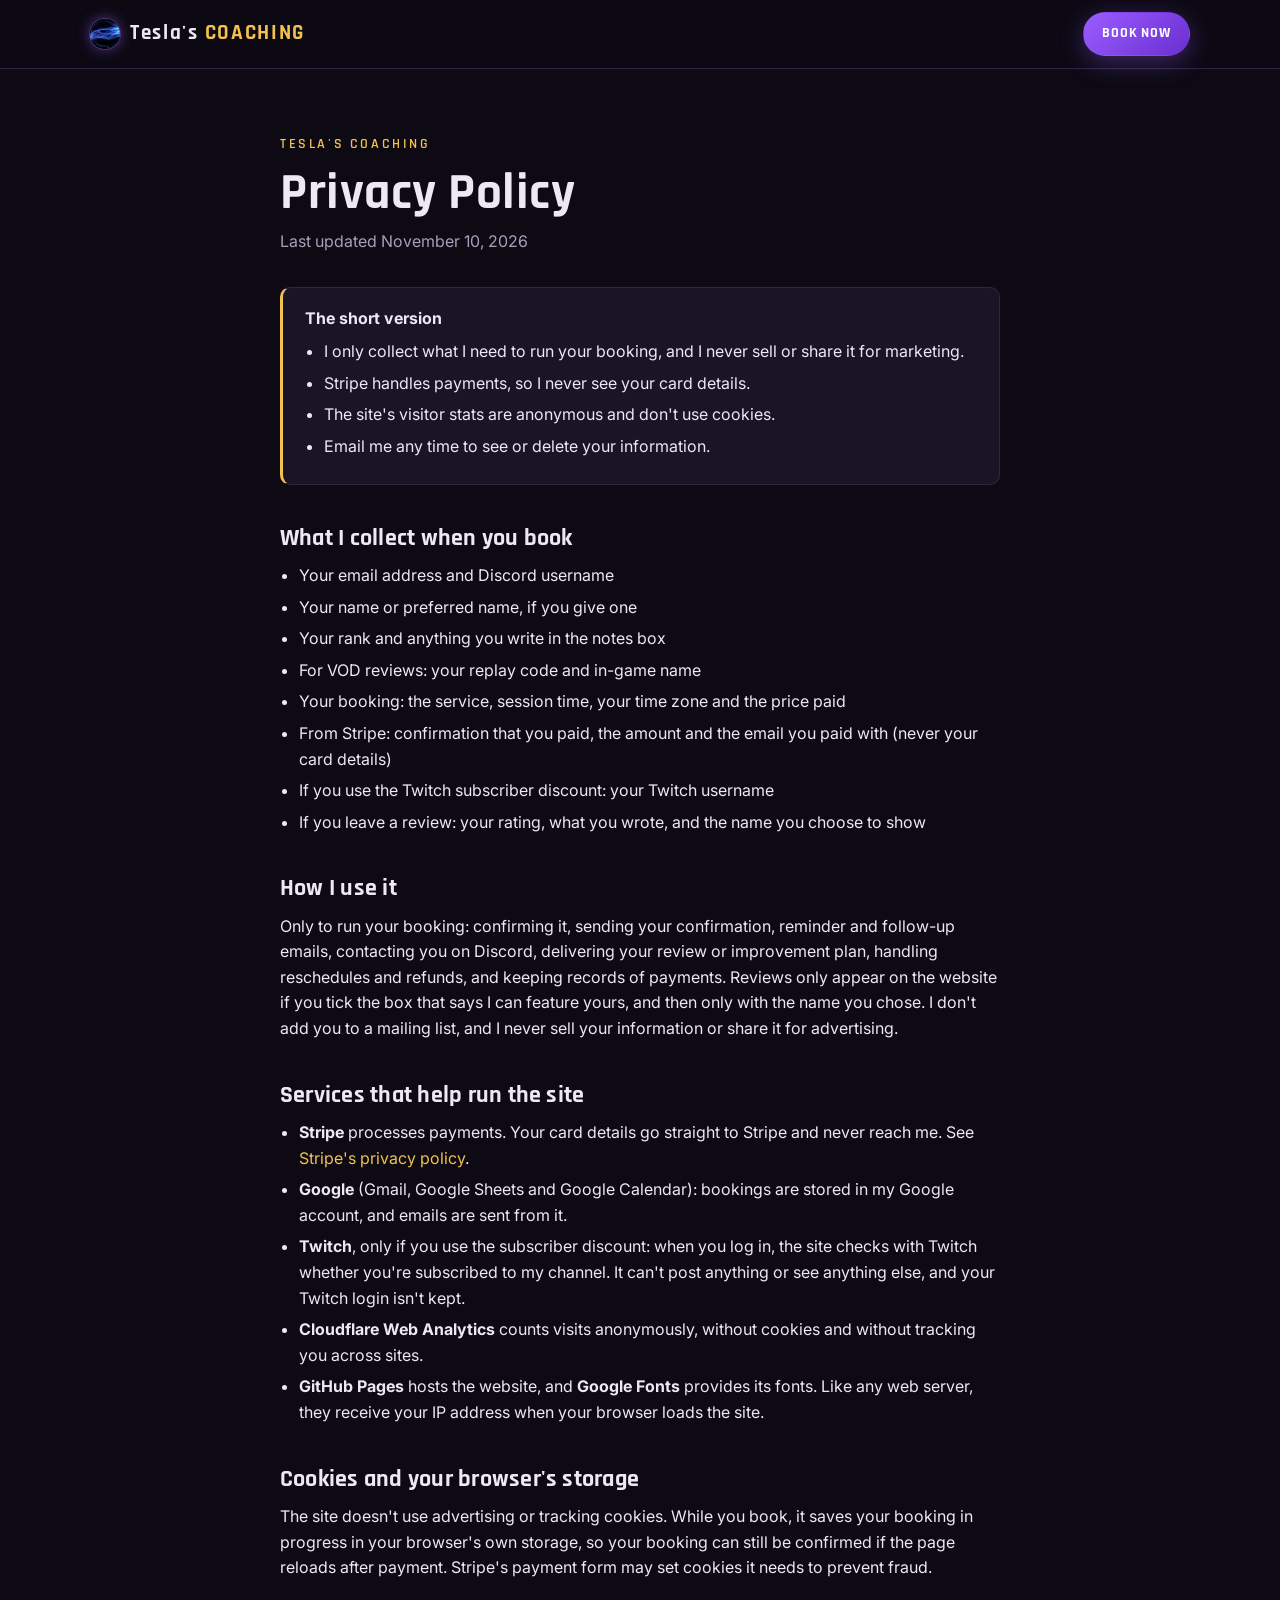
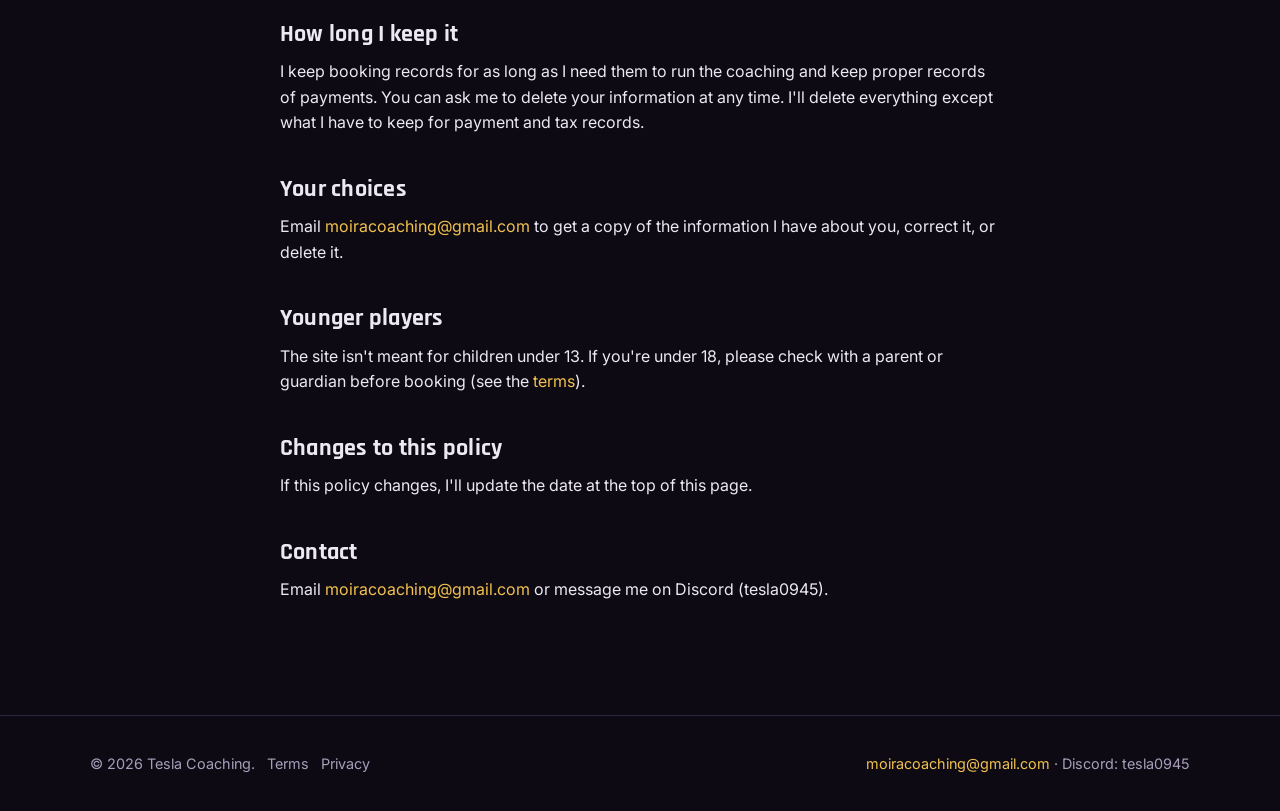
<file: privacy.html>
<!doctype html>
<html lang="en">
<head>
  <meta charset="utf-8">
  <meta name="viewport" content="width=device-width, initial-scale=1">
  <title>Privacy Policy | Tesla's Coaching</title>
  <meta name="description" content="What information Tesla's Coaching collects when you book, how it's used, and who helps handle it.">
  <meta name="theme-color" content="#0d0a14">
  <link rel="canonical" href="https://teslacoaching.com/privacy.html">
  <link rel="preconnect" href="https://fonts.googleapis.com">
  <link rel="preconnect" href="https://fonts.gstatic.com" crossorigin>
  <link href="https://fonts.googleapis.com/css2?family=Rajdhani:wght@500;600;700&family=Inter:wght@400;500;600&display=swap" rel="stylesheet">
  <link rel="icon" type="image/png" sizes="32x32" href="images/favicon-32.png">
  <link rel="icon" type="image/png" sizes="192x192" href="images/favicon-192.png">
  <link rel="apple-touch-icon" href="images/apple-touch-icon.png">
  <link rel="stylesheet" href="styles.css?v=c16daa71">
</head>
<body>

  <header class="nav">
    <div class="container nav-inner">
      <a href="./" class="logo">
        <img class="logo-img" src="images/logo.jpg" alt="" width="30" height="30">
        <span>Tesla's<span class="logo-accent">COACHING</span></span>
      </a>
      <a href="./#book" class="btn btn-small">Book now</a>
    </div>
  </header>

  <main class="legal">
    <div class="container narrow">
      <p class="eyebrow">Tesla's Coaching</p>
      <h1>Privacy Policy</h1>
      <p class="updated">Last updated November 10, 2026</p>

      <div class="legal-summary">
        <strong>The short version</strong>
        <ul>
          <li>I only collect what I need to run your booking, and I never sell or share it for marketing.</li>
          <li>Stripe handles payments, so I never see your card details.</li>
          <li>The site's visitor stats are anonymous and don't use cookies.</li>
          <li>Email me any time to see or delete your information.</li>
        </ul>
      </div>

      <h2>What I collect when you book</h2>
      <ul>
        <li>Your email address and Discord username</li>
        <li>Your name or preferred name, if you give one</li>
        <li>Your rank and anything you write in the notes box</li>
        <li>For VOD reviews: your replay code and in-game name</li>
        <li>Your booking: the service, session time, your time zone and the price paid</li>
        <li>From Stripe: confirmation that you paid, the amount and the email you paid with (never your card details)</li>
        <li>If you use the Twitch subscriber discount: your Twitch username</li>
        <li>If you leave a review: your rating, what you wrote, and the name you choose to show</li>
      </ul>

      <h2>How I use it</h2>
      <p>Only to run your booking: confirming it, sending your confirmation, reminder and follow-up emails, contacting you on Discord, delivering your review or improvement plan, handling reschedules and refunds, and keeping records of payments. Reviews only appear on the website if you tick the box that says I can feature yours, and then only with the name you chose. I don't add you to a mailing list, and I never sell your information or share it for advertising.</p>

      <h2>Services that help run the site</h2>
      <ul>
        <li><strong>Stripe</strong> processes payments. Your card details go straight to Stripe and never reach me. See <a href="https://stripe.com/privacy" target="_blank" rel="noopener">Stripe's privacy policy</a>.</li>
        <li><strong>Google</strong> (Gmail, Google Sheets and Google Calendar): bookings are stored in my Google account, and emails are sent from it.</li>
        <li><strong>Twitch</strong>, only if you use the subscriber discount: when you log in, the site checks with Twitch whether you're subscribed to my channel. It can't post anything or see anything else, and your Twitch login isn't kept.</li>
        <li><strong>Cloudflare Web Analytics</strong> counts visits anonymously, without cookies and without tracking you across sites.</li>
        <li><strong>GitHub Pages</strong> hosts the website, and <strong>Google Fonts</strong> provides its fonts. Like any web server, they receive your IP address when your browser loads the site.</li>
      </ul>

      <h2>Cookies and your browser's storage</h2>
      <p>The site doesn't use advertising or tracking cookies. While you book, it saves your booking in progress in your browser's own storage, so your booking can still be confirmed if the page reloads after payment. Stripe's payment form may set cookies it needs to prevent fraud.</p>

      <h2>How long I keep it</h2>
      <p>I keep booking records for as long as I need them to run the coaching and keep proper records of payments. You can ask me to delete your information at any time. I'll delete everything except what I have to keep for payment and tax records.</p>

      <h2>Your choices</h2>
      <p>Email <a href="mailto:moiracoaching@gmail.com">moiracoaching@gmail.com</a> to get a copy of the information I have about you, correct it, or delete it.</p>

      <h2>Younger players</h2>
      <p>The site isn't meant for children under 13. If you're under 18, please check with a parent or guardian before booking (see the <a href="terms.html">terms</a>).</p>

      <h2>Changes to this policy</h2>
      <p>If this policy changes, I'll update the date at the top of this page.</p>

      <h2>Contact</h2>
      <p>Email <a href="mailto:moiracoaching@gmail.com">moiracoaching@gmail.com</a> or message me on Discord (tesla0945).</p>
    </div>
  </main>

  <footer class="footer">
    <div class="container footer-inner">
      <p>&copy; <span id="year">2026</span> Tesla Coaching.<span class="footer-legal"><a href="terms.html">Terms</a><a href="privacy.html">Privacy</a></span></p>
      <p><a href="mailto:moiracoaching@gmail.com">moiracoaching@gmail.com</a> · Discord: <span>tesla0945</span></p>
    </div>
  </footer>
  <script>document.getElementById("year").textContent = new Date().getFullYear();</script>
</body>
</html>
</file>
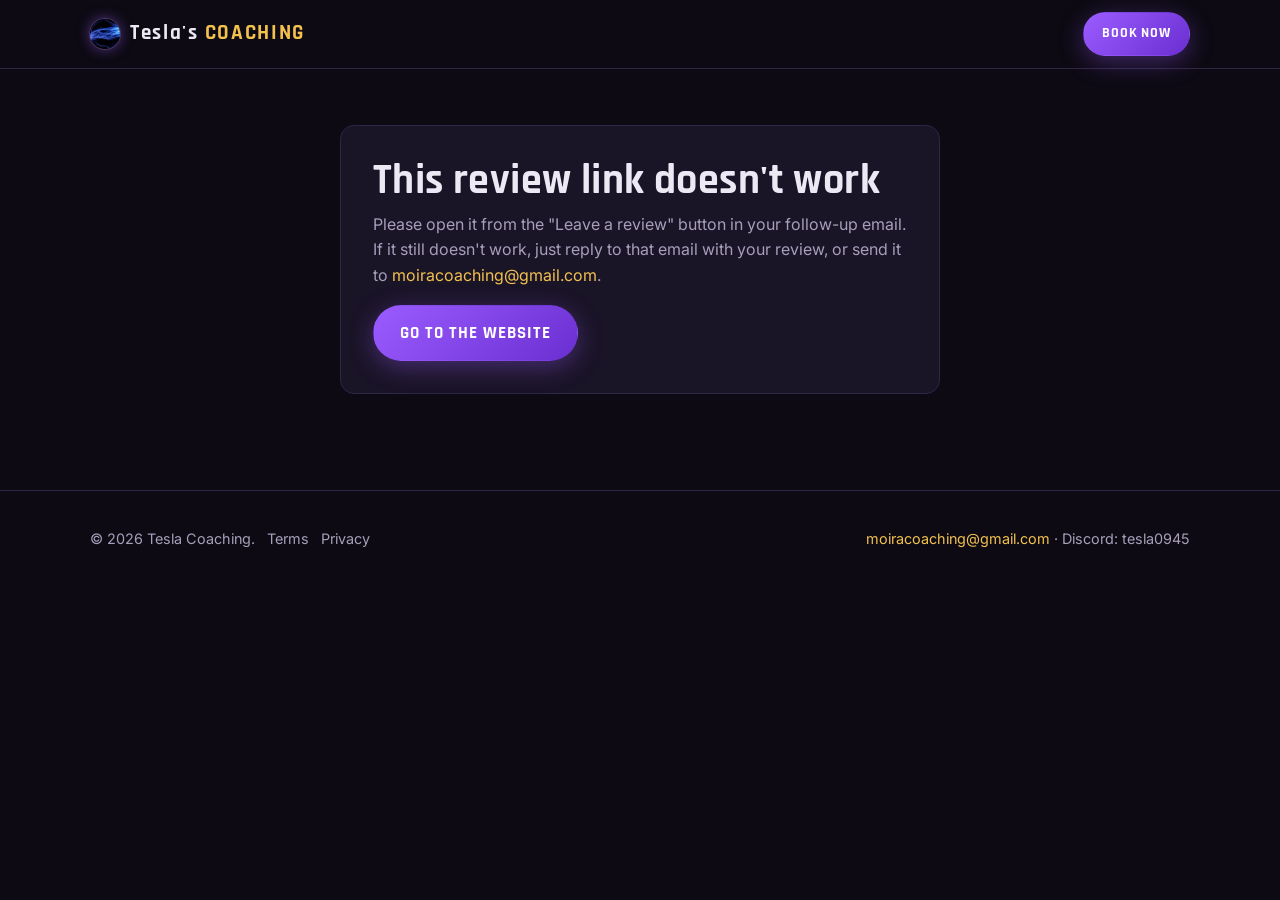
<file: review.html>
<!doctype html>
<html lang="en">
<head>
  <meta charset="utf-8">
  <meta name="viewport" content="width=device-width, initial-scale=1">
  <title>Leave a review | Tesla's Coaching</title>
  <!-- Opened from the link in the follow-up email (review.html?id=...&key=...) -->
  <meta name="robots" content="noindex">
  <meta name="theme-color" content="#0d0a14">
  <link rel="preconnect" href="https://fonts.googleapis.com">
  <link rel="preconnect" href="https://fonts.gstatic.com" crossorigin>
  <link href="https://fonts.googleapis.com/css2?family=Rajdhani:wght@500;600;700&family=Inter:wght@400;500;600&display=swap" rel="stylesheet">
  <link rel="icon" type="image/png" sizes="32x32" href="images/favicon-32.png">
  <link rel="icon" type="image/png" sizes="192x192" href="images/favicon-192.png">
  <link rel="apple-touch-icon" href="images/apple-touch-icon.png">
  <link rel="stylesheet" href="styles.css?v=c16daa71">
</head>
<body>

  <header class="nav">
    <div class="container nav-inner">
      <a href="./" class="logo">
        <img class="logo-img" src="images/logo.jpg" alt="" width="30" height="30">
        <span>Tesla's<span class="logo-accent">COACHING</span></span>
      </a>
      <a href="./#book" class="btn btn-small">Book now</a>
    </div>
  </header>

  <main class="review-page">
    <div class="container review-wrap">

      <!-- While the booking is looked up -->
      <div class="review-card" id="review-loading">
        <p class="review-status"><span class="spinner" aria-hidden="true"></span> Loading your booking…</p>
      </div>

      <!-- Link missing or not recognised -->
      <div class="review-card" id="review-invalid" hidden>
        <h1>This review link doesn't work</h1>
        <p class="muted">Please open it from the "Leave a review" button in your follow-up email. If it still doesn't work, just reply to that email with your review, or send it to <a href="mailto:moiracoaching@gmail.com">moiracoaching@gmail.com</a>.</p>
        <a href="./" class="btn">Go to the website</a>
      </div>

      <!-- The form -->
      <form class="review-card" id="review-form" novalidate hidden>
        <p class="eyebrow">Leave a review</p>
        <h1>How did it go?</h1>
        <p class="muted review-for" id="review-for"></p>
        <p class="review-note" id="review-again" hidden>You've already left a review. Sending this one replaces it.</p>

        <fieldset class="field-group">
          <legend>Your rating</legend>
          <div class="stars-row">
            <div class="stars" id="stars">
              <input type="radio" name="stars" id="star-1" value="1"><label for="star-1"><span class="sr-only">1 star</span></label>
              <input type="radio" name="stars" id="star-2" value="2"><label for="star-2"><span class="sr-only">2 stars</span></label>
              <input type="radio" name="stars" id="star-3" value="3"><label for="star-3"><span class="sr-only">3 stars</span></label>
              <input type="radio" name="stars" id="star-4" value="4"><label for="star-4"><span class="sr-only">4 stars</span></label>
              <input type="radio" name="stars" id="star-5" value="5"><label for="star-5"><span class="sr-only">5 stars</span></label>
            </div>
            <span class="stars-word" id="stars-word" aria-hidden="true">Tap a star</span>
          </div>
        </fieldset>

        <fieldset class="field-group">
          <legend>Your review</legend>
          <label class="input-label" for="review-text">How was your experience?</label>
          <textarea id="review-text" rows="5" maxlength="1500"></textarea>
        </fieldset>

        <fieldset class="field-group">
          <legend>How it's shown</legend>
          <div class="review-name-field">
            <label class="input-label" for="review-name">Name to show</label>
            <input type="text" id="review-name" maxlength="40" autocomplete="off">
          </div>
          <label class="check-option">
            <input type="checkbox" id="review-feature">
            <span class="check-box" aria-hidden="true"></span>
            <span class="check-text">
              <strong>You can feature my review on the website</strong>
              <small>It would appear with the name above. Leave this unticked to keep it just between us.</small>
            </span>
          </label>
        </fieldset>

        <button type="submit" class="btn btn-block" id="review-send">Send review</button>
        <p class="form-error" id="review-error" role="alert"></p>
      </form>

      <!-- Sent -->
      <div class="review-card review-done" id="review-done" hidden>
        <svg class="checkmark" viewBox="0 0 52 52" aria-hidden="true">
          <circle cx="26" cy="26" r="23"/><path d="M15 27.5l7.5 7.5L37.5 19"/>
        </svg>
        <h1>Thanks for your review!</h1>
        <p class="muted" id="review-done-note">It really helps, and I read every one.</p>
        <div class="hero-ctas">
          <a href="./#book" class="btn">Book your next session</a>
          <a href="./" class="btn btn-ghost">Back to the website</a>
        </div>
      </div>

    </div>
  </main>

  <footer class="footer">
    <div class="container footer-inner">
      <p>&copy; <span id="year">2026</span> Tesla Coaching.<span class="footer-legal"><a href="terms.html">Terms</a><a href="privacy.html">Privacy</a></span></p>
      <p><a href="mailto:moiracoaching@gmail.com">moiracoaching@gmail.com</a> · Discord: <span>tesla0945</span></p>
    </div>
  </footer>
  <script src="review.js?v=ef86a3c9"></script>
</body>
</html>
</file>
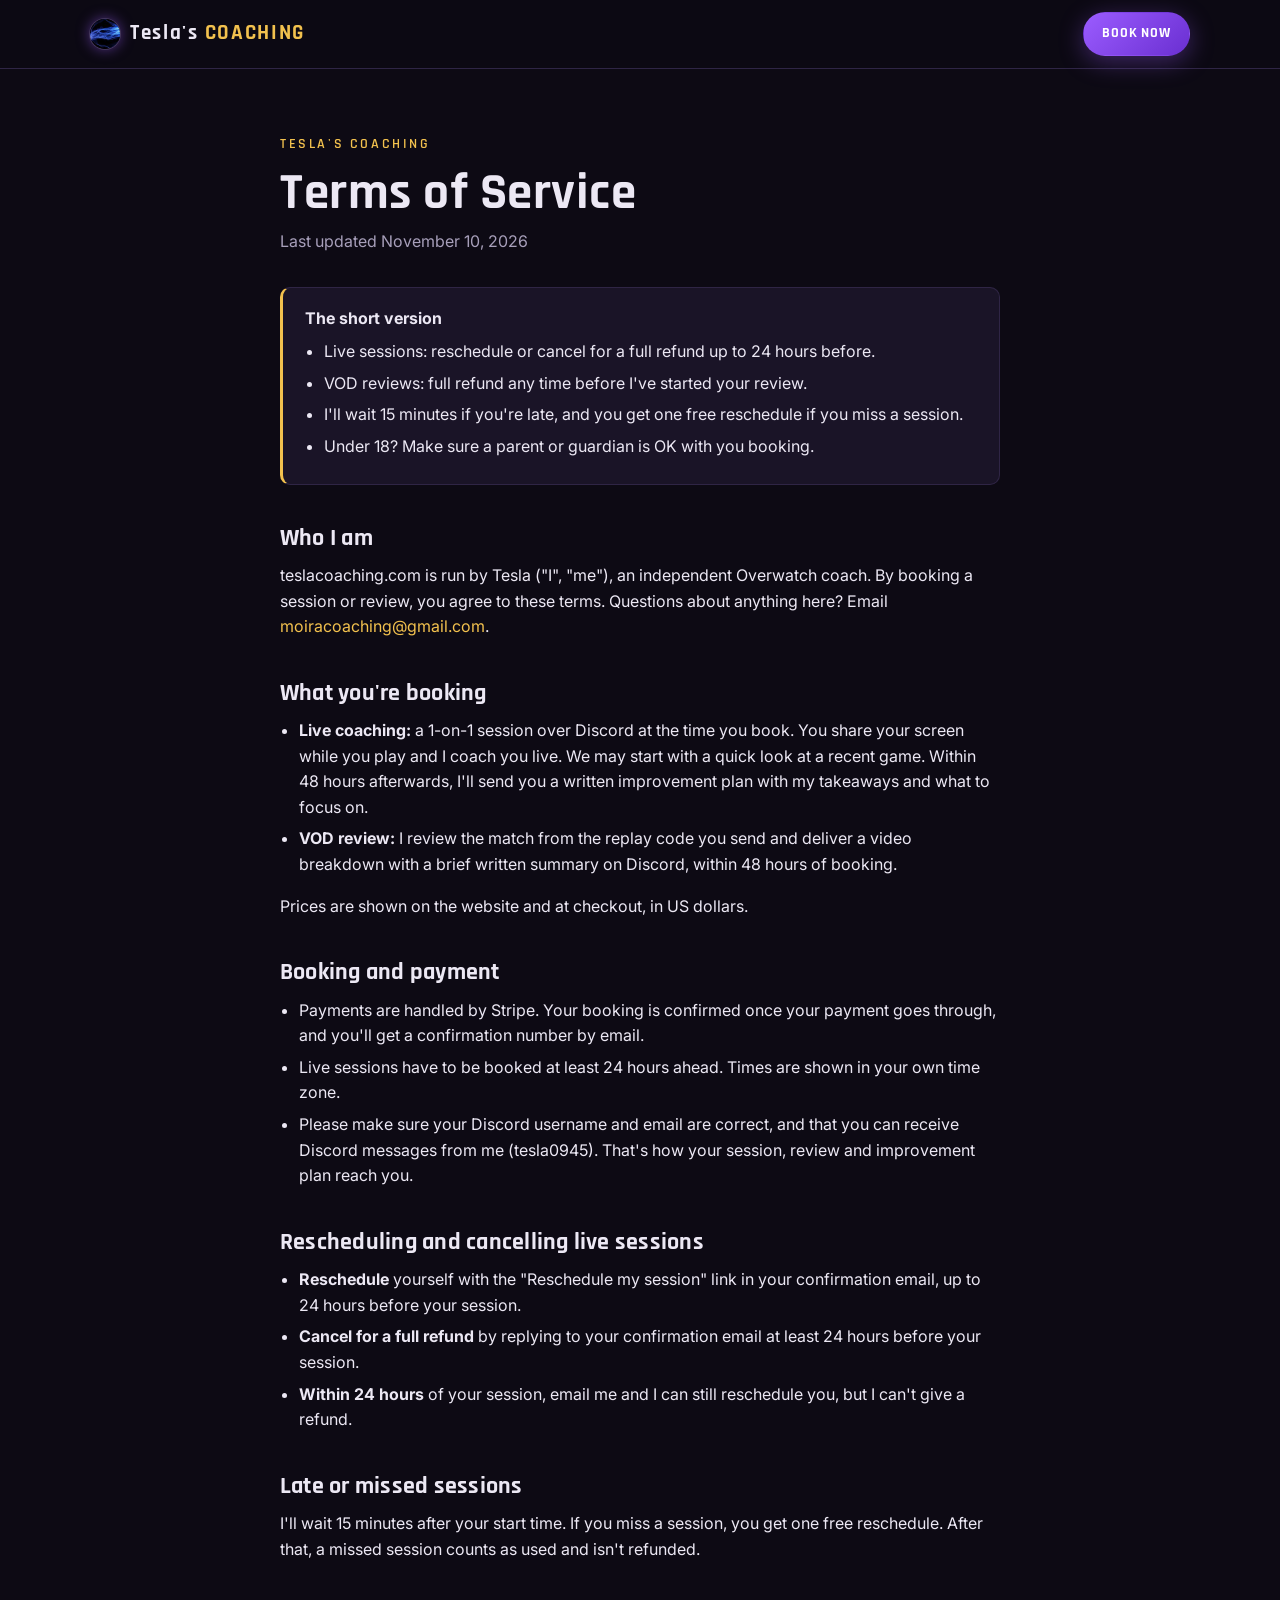
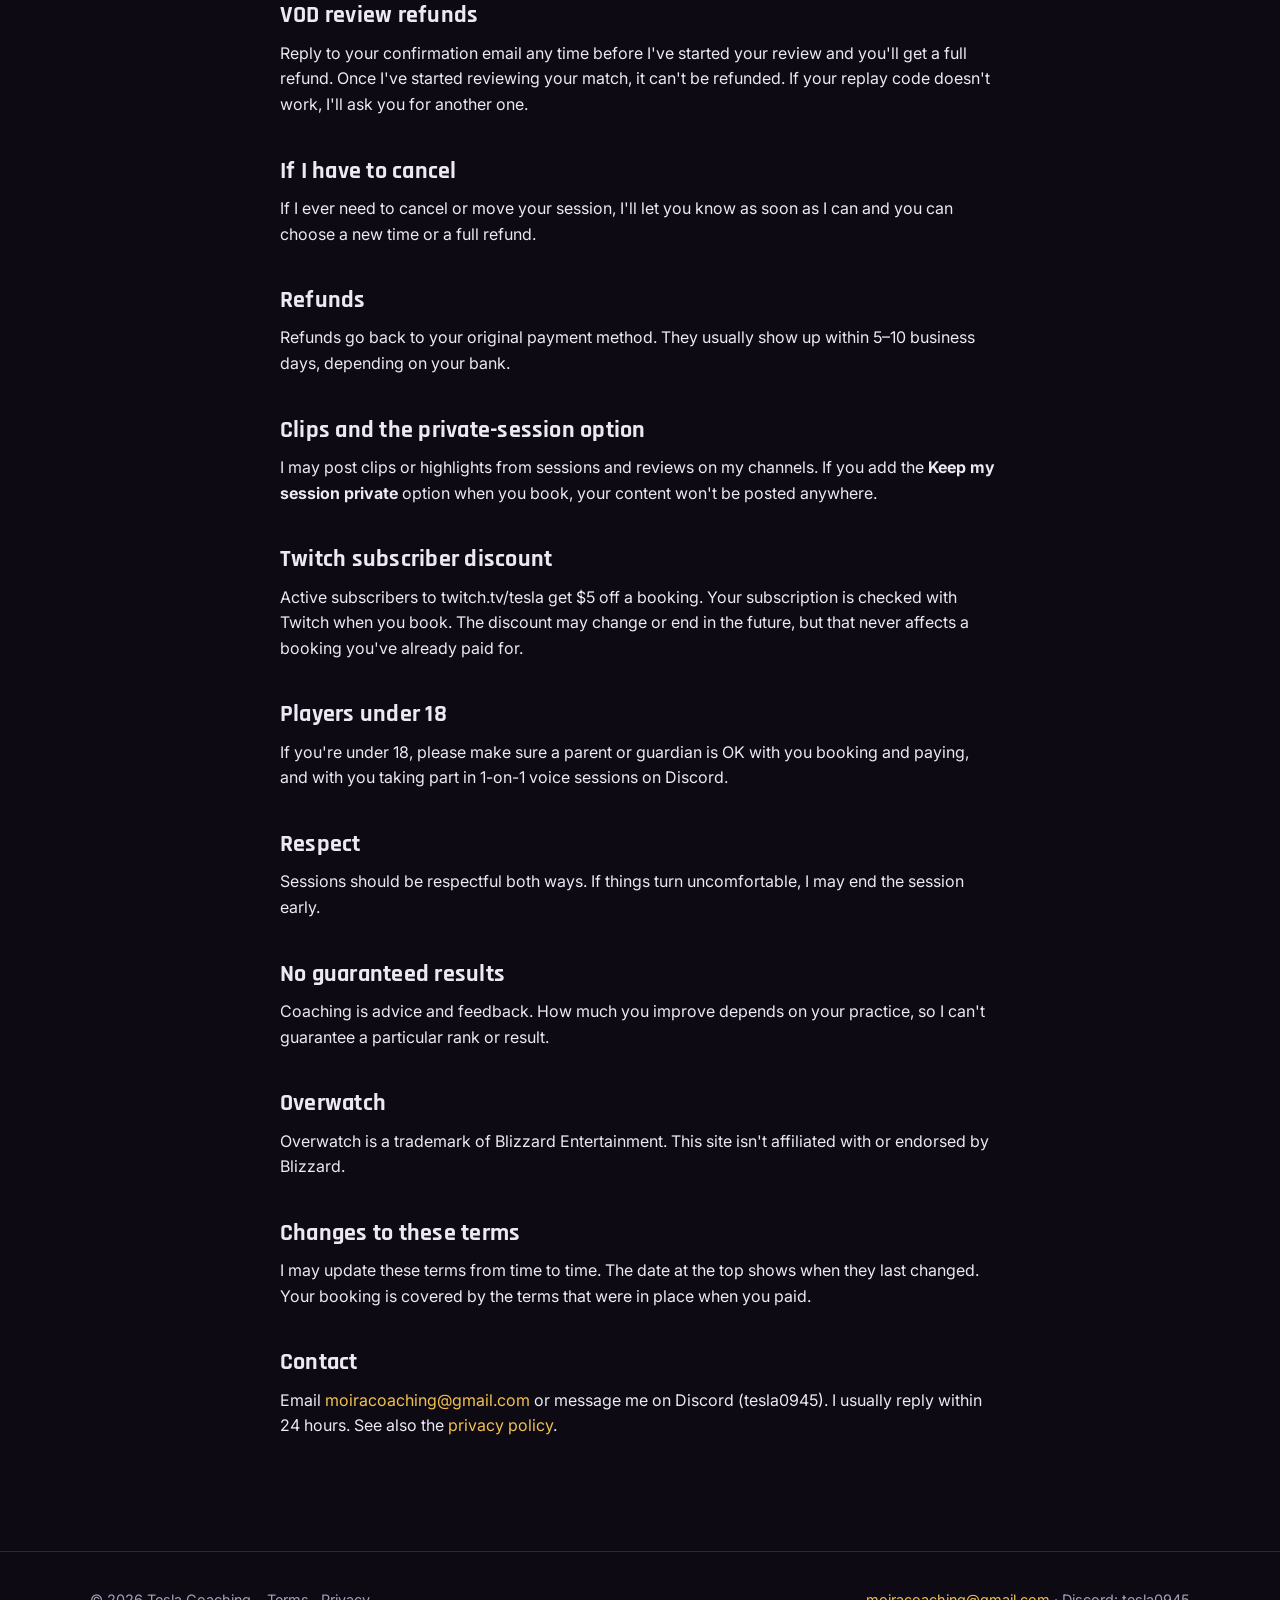
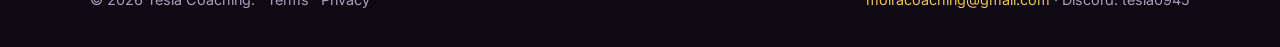
<file: terms.html>
<!doctype html>
<html lang="en">
<head>
  <meta charset="utf-8">
  <meta name="viewport" content="width=device-width, initial-scale=1">
  <title>Terms of Service | Tesla's Coaching</title>
  <meta name="description" content="Terms for booking live coaching sessions and VOD reviews with Tesla's Coaching: payments, rescheduling, cancellations and refunds.">
  <meta name="theme-color" content="#0d0a14">
  <link rel="canonical" href="https://teslacoaching.com/terms.html">
  <link rel="preconnect" href="https://fonts.googleapis.com">
  <link rel="preconnect" href="https://fonts.gstatic.com" crossorigin>
  <link href="https://fonts.googleapis.com/css2?family=Rajdhani:wght@500;600;700&family=Inter:wght@400;500;600&display=swap" rel="stylesheet">
  <link rel="icon" type="image/png" sizes="32x32" href="images/favicon-32.png">
  <link rel="icon" type="image/png" sizes="192x192" href="images/favicon-192.png">
  <link rel="apple-touch-icon" href="images/apple-touch-icon.png">
  <link rel="stylesheet" href="styles.css?v=c16daa71">
</head>
<body>

  <header class="nav">
    <div class="container nav-inner">
      <a href="./" class="logo">
        <img class="logo-img" src="images/logo.jpg" alt="" width="30" height="30">
        <span>Tesla's<span class="logo-accent">COACHING</span></span>
      </a>
      <a href="./#book" class="btn btn-small">Book now</a>
    </div>
  </header>

  <main class="legal">
    <div class="container narrow">
      <p class="eyebrow">Tesla's Coaching</p>
      <h1>Terms of Service</h1>
      <p class="updated">Last updated November 10, 2026</p>

      <div class="legal-summary">
        <strong>The short version</strong>
        <ul>
          <li>Live sessions: reschedule or cancel for a full refund up to 24 hours before.</li>
          <li>VOD reviews: full refund any time before I've started your review.</li>
          <li>I'll wait 15 minutes if you're late, and you get one free reschedule if you miss a session.</li>
          <li>Under 18? Make sure a parent or guardian is OK with you booking.</li>
        </ul>
      </div>

      <h2>Who I am</h2>
      <p>teslacoaching.com is run by Tesla ("I", "me"), an independent Overwatch coach. By booking a session or review, you agree to these terms. Questions about anything here? Email <a href="mailto:moiracoaching@gmail.com">moiracoaching@gmail.com</a>.</p>

      <h2>What you're booking</h2>
      <ul>
        <li><strong>Live coaching:</strong> a 1-on-1 session over Discord at the time you book. You share your screen while you play and I coach you live. We may start with a quick look at a recent game. Within 48 hours afterwards, I'll send you a written improvement plan with my takeaways and what to focus on.</li>
        <li><strong>VOD review:</strong> I review the match from the replay code you send and deliver a video breakdown with a brief written summary on Discord, within 48 hours of booking.</li>
      </ul>
      <p>Prices are shown on the website and at checkout, in US dollars.</p>

      <h2>Booking and payment</h2>
      <ul>
        <li>Payments are handled by Stripe. Your booking is confirmed once your payment goes through, and you'll get a confirmation number by email.</li>
        <li>Live sessions have to be booked at least 24 hours ahead. Times are shown in your own time zone.</li>
        <li>Please make sure your Discord username and email are correct, and that you can receive Discord messages from me (tesla0945). That's how your session, review and improvement plan reach you.</li>
      </ul>

      <h2>Rescheduling and cancelling live sessions</h2>
      <ul>
        <li><strong>Reschedule</strong> yourself with the "Reschedule my session" link in your confirmation email, up to 24 hours before your session.</li>
        <li><strong>Cancel for a full refund</strong> by replying to your confirmation email at least 24 hours before your session.</li>
        <li><strong>Within 24 hours</strong> of your session, email me and I can still reschedule you, but I can't give a refund.</li>
      </ul>

      <h2>Late or missed sessions</h2>
      <p>I'll wait 15 minutes after your start time. If you miss a session, you get one free reschedule. After that, a missed session counts as used and isn't refunded.</p>

      <h2>VOD review refunds</h2>
      <p>Reply to your confirmation email any time before I've started your review and you'll get a full refund. Once I've started reviewing your match, it can't be refunded. If your replay code doesn't work, I'll ask you for another one.</p>

      <h2>If I have to cancel</h2>
      <p>If I ever need to cancel or move your session, I'll let you know as soon as I can and you can choose a new time or a full refund.</p>

      <h2>Refunds</h2>
      <p>Refunds go back to your original payment method. They usually show up within 5–10 business days, depending on your bank.</p>

      <h2>Clips and the private-session option</h2>
      <p>I may post clips or highlights from sessions and reviews on my channels. If you add the <strong>Keep my session private</strong> option when you book, your content won't be posted anywhere.</p>

      <h2>Twitch subscriber discount</h2>
      <p>Active subscribers to twitch.tv/tesla get $5 off a booking. Your subscription is checked with Twitch when you book. The discount may change or end in the future, but that never affects a booking you've already paid for.</p>

      <h2>Players under 18</h2>
      <p>If you're under 18, please make sure a parent or guardian is OK with you booking and paying, and with you taking part in 1-on-1 voice sessions on Discord.</p>

      <h2>Respect</h2>
      <p>Sessions should be respectful both ways. If things turn uncomfortable, I may end the session early.</p>

      <h2>No guaranteed results</h2>
      <p>Coaching is advice and feedback. How much you improve depends on your practice, so I can't guarantee a particular rank or result.</p>

      <h2>Overwatch</h2>
      <p>Overwatch is a trademark of Blizzard Entertainment. This site isn't affiliated with or endorsed by Blizzard.</p>

      <h2>Changes to these terms</h2>
      <p>I may update these terms from time to time. The date at the top shows when they last changed. Your booking is covered by the terms that were in place when you paid.</p>

      <h2>Contact</h2>
      <p>Email <a href="mailto:moiracoaching@gmail.com">moiracoaching@gmail.com</a> or message me on Discord (tesla0945). I usually reply within 24 hours. See also the <a href="privacy.html">privacy policy</a>.</p>
    </div>
  </main>

  <footer class="footer">
    <div class="container footer-inner">
      <p>&copy; <span id="year">2026</span> Tesla Coaching.<span class="footer-legal"><a href="terms.html">Terms</a><a href="privacy.html">Privacy</a></span></p>
      <p><a href="mailto:moiracoaching@gmail.com">moiracoaching@gmail.com</a> · Discord: <span>tesla0945</span></p>
    </div>
  </footer>
  <script>document.getElementById("year").textContent = new Date().getFullYear();</script>
</body>
</html>
</file>
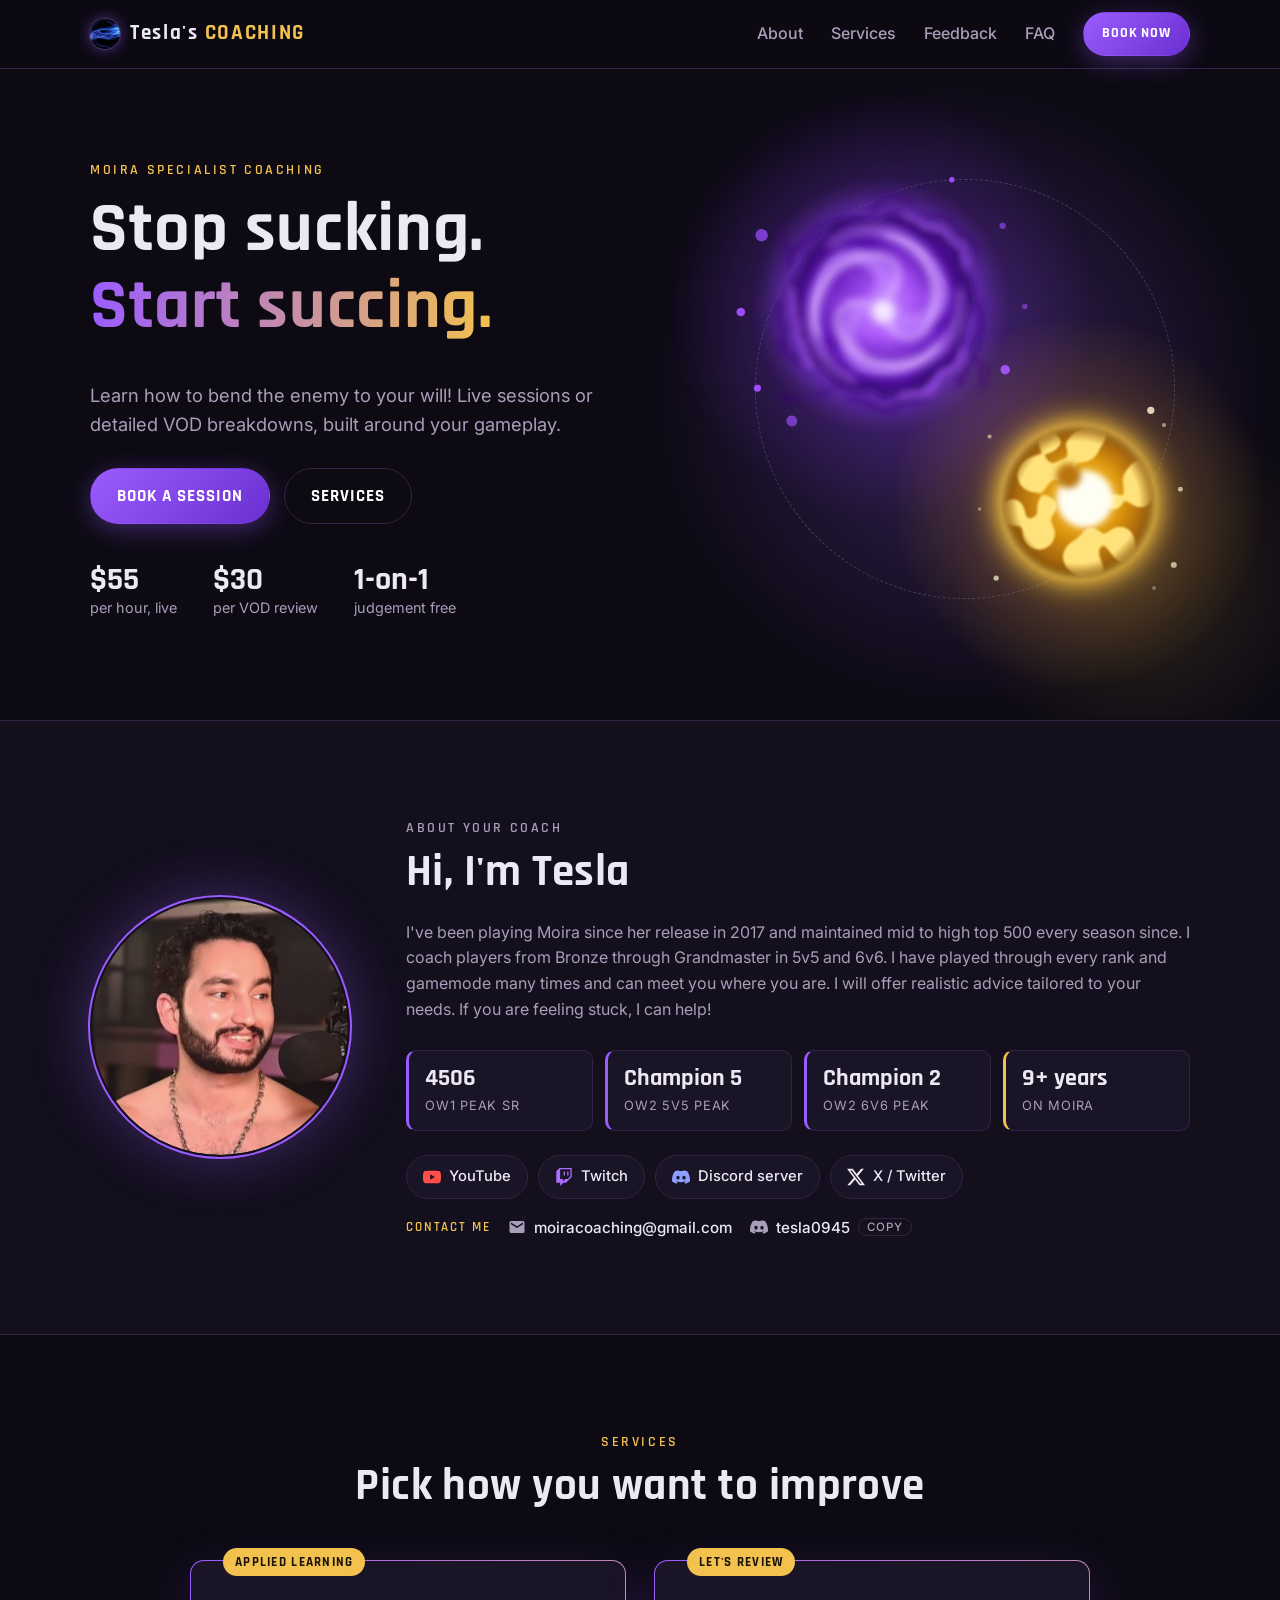
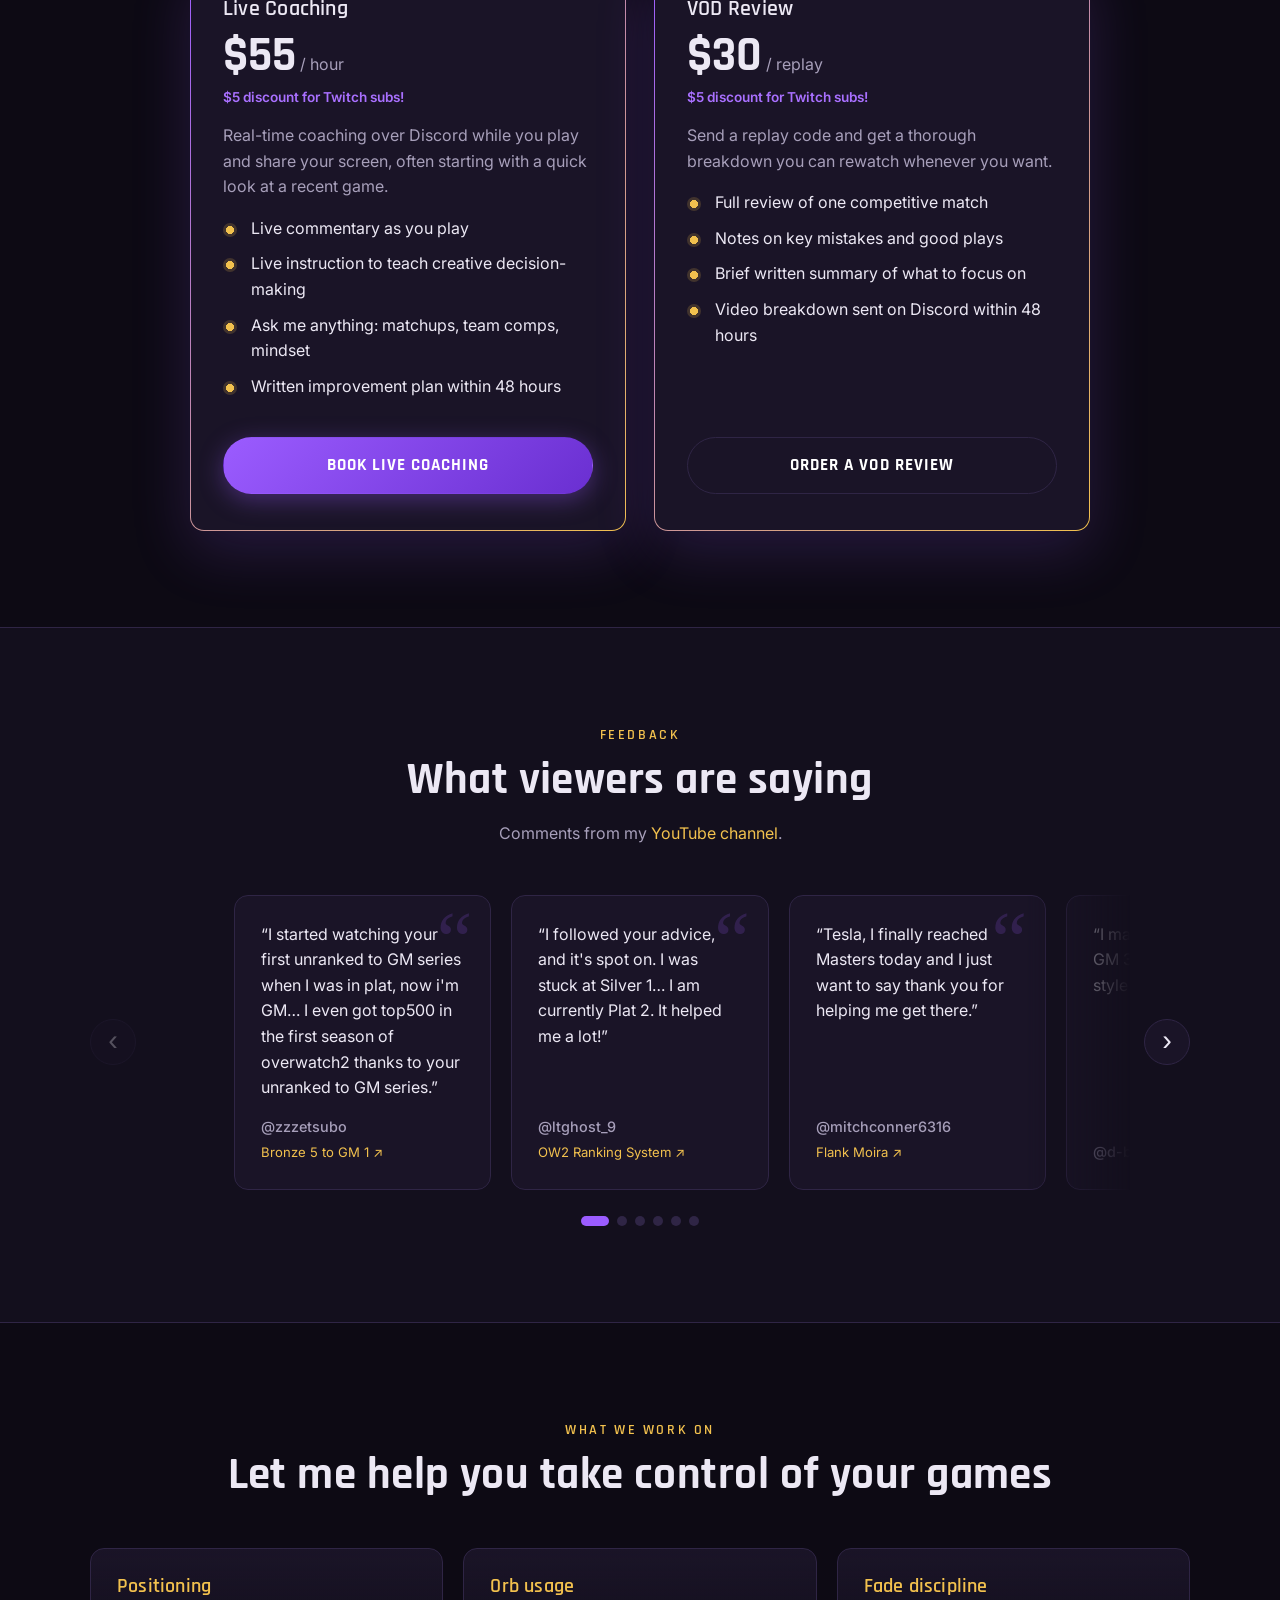
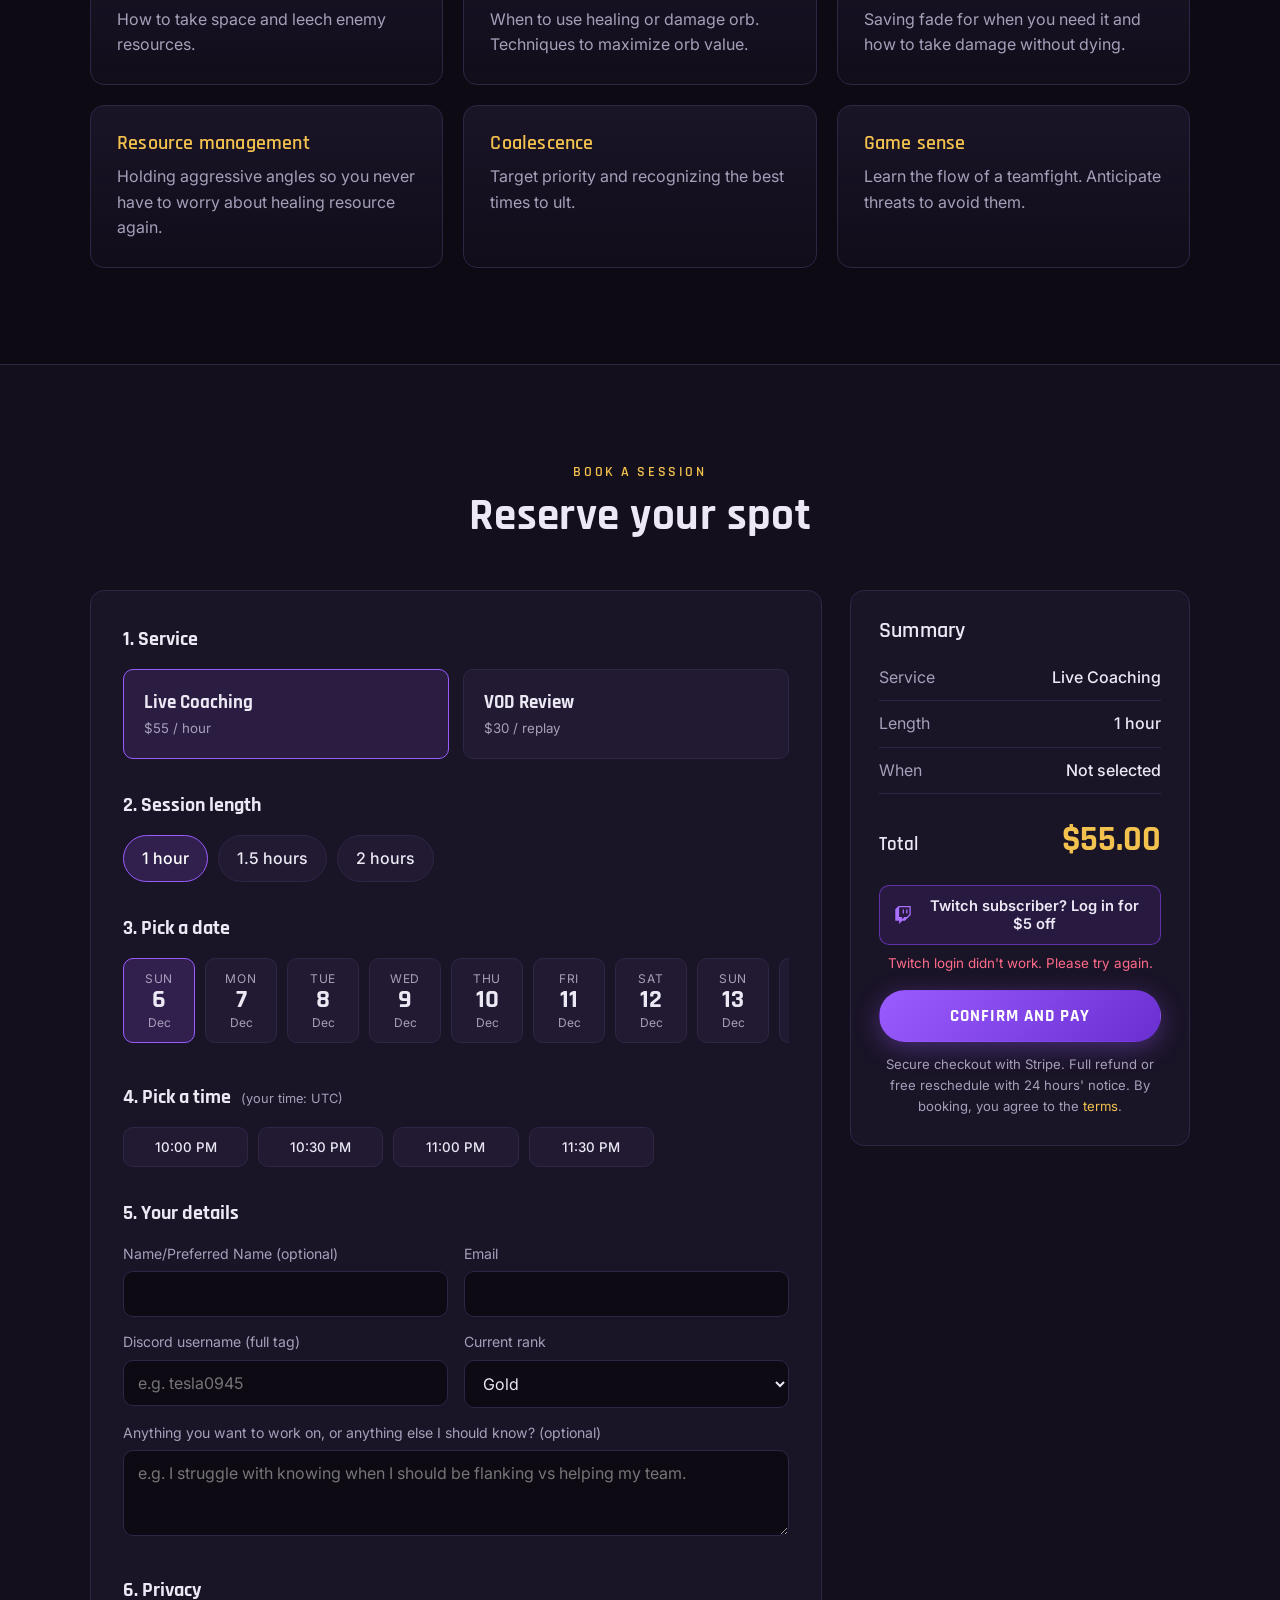
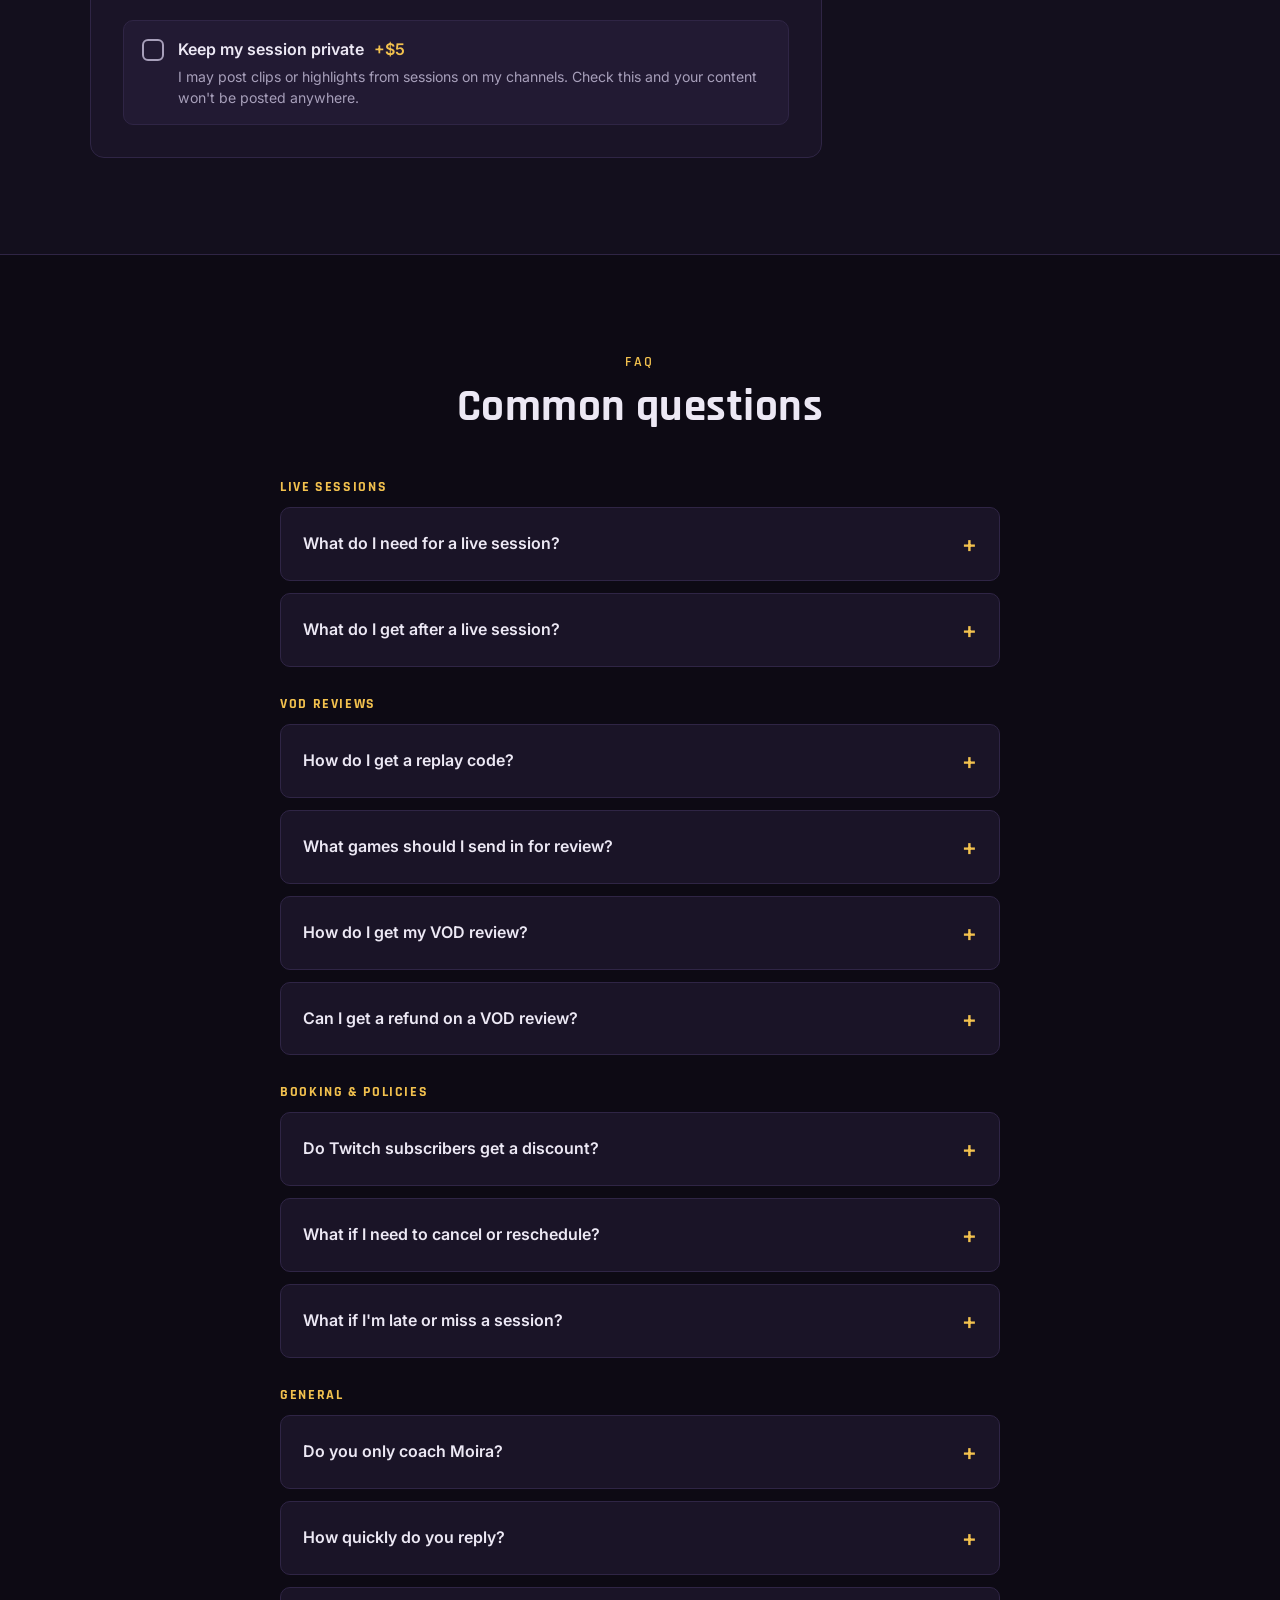
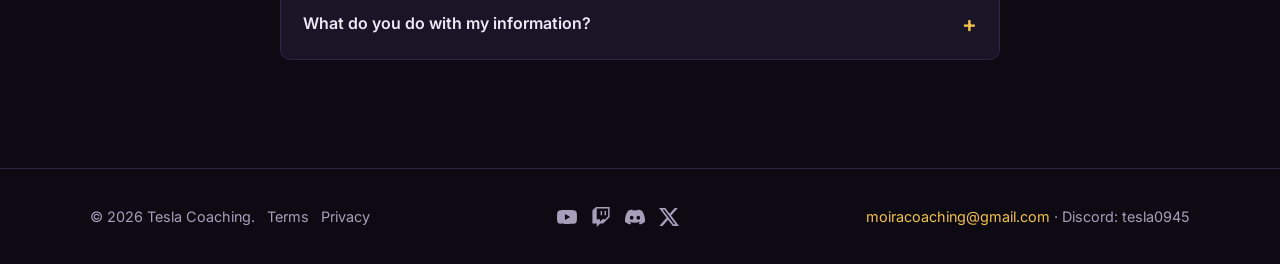
<file: twitch-callback.html>
<!doctype html>
<html lang="en">
<head>
  <meta charset="utf-8">
  <meta name="viewport" content="width=device-width, initial-scale=1">
  <meta name="robots" content="noindex">
  <title>Twitch login</title>
  <style>
    body { margin: 0; min-height: 100vh; display: grid; place-items: center; background: #0d0a14; color: #ece8f4;
           font: 16px/1.5 system-ui, sans-serif; text-align: center; padding: 20px; box-sizing: border-box; }
  </style>
</head>
<body>
  <p id="msg">Checking your Twitch login…</p>
  <script>
    // Twitch sends the visitor back here after they log in (Twitch "implicit"
    // login: the token arrives in the address after the #). This page hands
    // the token to the booking page that opened it, then closes itself.
    // The token is only used to ask Twitch whether they're subscribed.
    (function () {
      var p = new URLSearchParams(location.hash.slice(1));
      var q = new URLSearchParams(location.search);
      var expected = null;
      try { expected = localStorage.getItem("twitchState"); } catch (e) {}
      var result;
      if (q.get("error")) {
        result = { type: "twitch-login", error: q.get("error") };
      } else if (!p.get("access_token") || !expected || p.get("state") !== expected) {
        result = { type: "twitch-login", error: "state_mismatch" };
      } else {
        result = { type: "twitch-login", token: p.get("access_token") };
      }
      history.replaceState(null, "", location.pathname); // don't leave the token in the address bar
      try { localStorage.removeItem("twitchState"); } catch (e) {}
      if (window.opener && !window.opener.closed) {
        window.opener.postMessage(result, location.origin);
        window.close();
      } else {
        // no opener (e.g. opened in the same tab): pass it via storage, then go back
        try { localStorage.setItem("twitchResult", JSON.stringify(result)); } catch (e) {}
        location.replace("/#book");
      }
      document.getElementById("msg").textContent = "You can close this window and return to the booking page.";
    })();
  </script>
</body>
</html>
</file>
<file: styles.css>
/* ===== Theme tokens ===== */
:root {
  --bg: #0d0a14;
  --bg-alt: #130f1d;
  --surface: #1a1427;
  --surface-2: #221a33;
  --border: #2f2545;
  --text: #ece8f4;
  --muted: #a79fba;
  --purple: #9b5cff;     /* damage orb */
  --purple-deep: #6a2fd1;
  --gold: #f2c14e;       /* healing / accent */
  --gold-soft: #ffe39a;
  --danger: #ff6b8a;
  --radius: 14px;
  --radius-sm: 10px;
  --shadow: 0 10px 40px rgba(0, 0, 0, 0.45);
  --font-head: "Rajdhani", system-ui, sans-serif;
  --font-body: "Inter", system-ui, sans-serif;
}

* { box-sizing: border-box; }
html { scroll-behavior: smooth; scroll-padding-top: 72px; }
body {
  margin: 0;
  background: var(--bg);
  color: var(--text);
  font-family: var(--font-body);
  font-size: 16px;
  line-height: 1.6;
  -webkit-font-smoothing: antialiased;
  overflow-x: hidden;
}
img { max-width: 100%; display: block; }
a { color: var(--gold); text-decoration: none; }
a:hover { color: var(--gold-soft); }
h1, h2, h3 { font-family: var(--font-head); line-height: 1.1; margin: 0 0 0.5em; letter-spacing: 0.01em; }
h1 { font-size: clamp(2.6rem, 6vw, 4.4rem); font-weight: 700; }
h2 { font-size: clamp(2rem, 4vw, 2.8rem); font-weight: 700; }
h3 { font-size: 1.4rem; font-weight: 600; }
p { margin: 0 0 1em; }

.container { width: 100%; max-width: 1140px; margin: 0 auto; padding: 0 20px; }
.narrow { max-width: 760px; }
.center { text-align: center; }
.muted { color: var(--muted); }

.eyebrow {
  font-family: var(--font-head);
  text-transform: uppercase;
  letter-spacing: 0.18em;
  font-weight: 600;
  font-size: 0.9rem;
  color: var(--gold);
  margin-bottom: 0.6em;
}
.gradient-text {
  background: linear-gradient(90deg, var(--purple) 0%, var(--gold) 100%);
  -webkit-background-clip: text;
  background-clip: text;
  color: transparent;
}

/* ===== Buttons ===== */
.btn {
  display: inline-flex;
  align-items: center;
  justify-content: center;
  gap: 8px;
  padding: 14px 26px;
  border-radius: 999px;
  border: 1px solid transparent;
  background: linear-gradient(135deg, var(--purple) 0%, var(--purple-deep) 100%);
  color: #fff;
  font-family: var(--font-head);
  font-weight: 700;
  font-size: 1.05rem;
  letter-spacing: 0.06em;
  text-transform: uppercase;
  cursor: pointer;
  transition: transform 0.15s ease, box-shadow 0.15s ease, background 0.15s ease;
  box-shadow: 0 6px 24px rgba(155, 92, 255, 0.35);
}
.btn:hover { color: #fff; transform: translateY(-2px); box-shadow: 0 10px 30px rgba(155, 92, 255, 0.5); }
.btn:focus-visible { outline: 2px solid var(--gold); outline-offset: 3px; }
.btn-ghost {
  background: transparent;
  border-color: var(--border);
  box-shadow: none;
}
.btn-ghost:hover { border-color: var(--gold); box-shadow: none; }
.btn-small { padding: 9px 18px; font-size: 0.9rem; }
.btn-block { width: 100%; }
.test-btn { margin-top: 10px; border-style: dashed; }
.test-btn[hidden] { display: none; }
.btn[disabled] { opacity: 0.6; cursor: not-allowed; transform: none; }

/* ===== Nav ===== */
.nav {
  position: sticky;
  top: 0;
  z-index: 50;
  /* nearly solid instead of a blur: a blur here would re-blur the animated orbs
     underneath on every frame, which is heavy on slower computers */
  background: rgba(13, 10, 20, 0.95);
  border-bottom: 1px solid var(--border);
}
.nav-inner { display: flex; align-items: center; justify-content: space-between; height: 68px; }
.logo {
  display: flex; align-items: center; gap: 10px;
  font-family: var(--font-head); font-weight: 700; font-size: 1.3rem;
  letter-spacing: 0.08em; color: var(--text);
}
.logo:hover { color: var(--text); }
.logo-accent { color: var(--gold); margin-left: 6px; }
.logo-img {
  width: 30px; height: 30px; border-radius: 50%;
  object-fit: cover; flex-shrink: 0;
  box-shadow: 0 0 0 1px rgba(255, 255, 255, 0.12), 0 0 14px rgba(155, 92, 255, 0.55);
}
.nav-links { display: flex; align-items: center; gap: 28px; }
.nav-links a:not(.btn) { color: var(--muted); font-weight: 500; }
.nav-links a:not(.btn):hover { color: var(--text); }
.nav-toggle {
  display: none; background: none; border: 0; cursor: pointer; padding: 8px;
  flex-direction: column; gap: 5px;
}
.nav-toggle span { display: block; width: 24px; height: 2px; background: var(--text); border-radius: 2px; }

/* ===== Hero ===== */
/* Clip sideways (no horizontal scroll) but let the orb tendrils spill down over
   the next section; z-index keeps the hero's effects on top of it. */
.hero { position: relative; z-index: 2; padding: 90px 0 100px; overflow-x: clip; overflow-y: visible; }
.hero-glow {
  position: absolute; inset: -20% -10% auto auto; width: 70%; height: 140%;
  clip-path: inset(14.3% 0 14.3% 0); /* keep this haze inside the hero (it extends 20% above and below) */
  background:
    radial-gradient(closest-side, rgba(155, 92, 255, 0.28), transparent 70%),
    radial-gradient(closest-side at 70% 70%, rgba(242, 193, 78, 0.14), transparent 70%);
  pointer-events: none;
}
.hero-inner { position: relative; display: grid; grid-template-columns: 1.15fr 0.85fr; gap: 40px; align-items: center; }
.lead { font-size: 1.15rem; color: var(--muted); max-width: 560px; }
.hero-ctas { display: flex; flex-wrap: wrap; gap: 14px; margin: 28px 0 40px; }
.hero-stats { list-style: none; padding: 0; margin: 0; display: flex; flex-wrap: wrap; gap: 36px; }
.hero-stats li { display: flex; flex-direction: column; }
.hero-stats strong { font-family: var(--font-head); font-size: 2rem; color: var(--text); line-height: 1; }
.hero-stats span { color: var(--muted); font-size: 0.9rem; }

/* Biotic orbs (v2). Original orbs saved in versions/orbs-v1.html */
.hero-art { position: relative; aspect-ratio: 1; max-width: 420px; justify-self: center; width: 100%; }
.borb {
  position: absolute; pointer-events: none;
  animation: float 6s ease-in-out infinite;
  will-change: transform; /* the float is done by the GPU without redrawing the orb */
}
.borb svg { display: block; width: 100%; height: auto; overflow: visible; }
.borb-damage { width: 112%; top: -26%; left: -26%; }
.borb-heal { width: 94%; bottom: -24%; right: -24%; animation-delay: -3s; }
.ring {
  position: absolute; inset: 0; border-radius: 50%;
  border: 1px dashed rgba(167, 159, 186, 0.3);
  animation: spin 40s linear infinite;
  will-change: transform;
}
@keyframes float { 0%, 100% { transform: translateY(0); } 50% { transform: translateY(-14px); } }
/* script.js adds this while a popup is open or the hero is out of view */
.orbs-paused .borb, .orbs-paused .ring { animation-play-state: paused; }
@keyframes spin { to { transform: rotate(360deg); } }
@media (prefers-reduced-motion: reduce) {
  .borb, .ring { animation: none; }
  html { scroll-behavior: auto; }
}

/* ===== Sections ===== */
.section { padding: 96px 0; }
.section-alt { background: var(--bg-alt); border-top: 1px solid var(--border); border-bottom: 1px solid var(--border); }
.section h2.center { margin-bottom: 48px; }

/* ===== Service cards ===== */
.cards { display: grid; grid-template-columns: repeat(2, 1fr); gap: 28px; max-width: 900px; margin: 0 auto; }
.card {
  position: relative;
  background: var(--surface);
  border: 1px solid var(--border);
  border-radius: var(--radius);
  padding: 36px 32px;
  display: flex; flex-direction: column;
}
.card-featured {
  border-color: transparent;
  background:
    linear-gradient(var(--surface), var(--surface)) padding-box,
    linear-gradient(135deg, var(--purple), var(--gold)) border-box;
  border: 1px solid transparent;
  box-shadow: 0 20px 60px rgba(155, 92, 255, 0.18);
}
.badge {
  position: absolute; top: -13px; left: 32px;
  background: var(--gold); color: #1a1205;
  font-family: var(--font-head); font-weight: 700; font-size: 0.8rem;
  letter-spacing: 0.1em; text-transform: uppercase;
  padding: 4px 12px; border-radius: 999px;
}
.price { color: var(--muted); margin-bottom: 0.8em; }
.price span { font-family: var(--font-head); font-size: 3rem; font-weight: 700; color: var(--text); line-height: 1; }
.card-desc { color: var(--muted); }
.checklist { list-style: none; padding: 0; margin: 0 0 28px; flex: 1; }
.checklist li { position: relative; padding-left: 28px; margin-bottom: 10px; }
.checklist li::before {
  content: ""; position: absolute; left: 0; top: 7px;
  width: 14px; height: 14px; border-radius: 50%;
  background: radial-gradient(circle, var(--gold) 40%, transparent 42%), rgba(242, 193, 78, 0.18);
}

/* ===== Steps ===== */
.steps { list-style: none; padding: 0; margin: 0; display: grid; grid-template-columns: repeat(3, 1fr); gap: 28px; }
.steps li { background: var(--surface); border: 1px solid var(--border); border-radius: var(--radius); padding: 30px; }
.step-num { display: block; font-family: var(--font-head); font-size: 2.4rem; font-weight: 700; color: var(--purple); margin-bottom: 10px; }
.steps p { color: var(--muted); margin: 0; }

/* ===== Topics ===== */
.topics { display: grid; grid-template-columns: repeat(3, 1fr); gap: 20px; }
.topic {
  padding: 26px; border-radius: var(--radius);
  background: linear-gradient(180deg, var(--surface) 0%, transparent 140%);
  border: 1px solid var(--border);
  transition: border-color 0.2s ease, transform 0.2s ease;
}
.topic:hover { border-color: var(--purple); transform: translateY(-3px); }
.topic h3 { color: var(--gold); font-size: 1.25rem; }
.topic p { color: var(--muted); margin: 0; }

/* ===== Feedback ===== */
.section-sub { color: var(--muted); margin: -32px 0 44px; }
/* Carousel: one row of 3 cards per page on desktop, scrolls sideways */
.carousel { position: relative; display: flex; align-items: center; gap: 14px; }
.reviews {
  --gap: 20px;
  --cols: 3;
  --rows: 1;  /* script.js reads --cols and --rows to work out the pages */
  --peek: 64px; /* how much of the next page shows at the right edge */
  flex: 1; min-width: 0;
  display: grid;
  grid-auto-flow: column;
  grid-template-rows: repeat(var(--rows), auto);
  /* columns are sized against the content box; the side padding leaves room
     for one gap plus a sliver ("peek") of the previous / next page */
  --edge: calc(var(--gap) + var(--peek));
  --fade: calc(var(--peek) + 40px);
  --fade-l: var(--fade);
  --fade-r: var(--fade);
  grid-auto-columns: calc((100% - (var(--cols) - 1) * var(--gap)) / var(--cols));
  gap: var(--gap);
  padding: 4px var(--edge);
  scroll-padding-inline: var(--edge);
  overflow-x: auto;
  scroll-snap-type: x mandatory;
  scroll-behavior: smooth;
  scrollbar-width: none;
  -webkit-mask-image: linear-gradient(to right, transparent 0, #000 var(--fade-l), #000 calc(100% - var(--fade-r)), transparent 100%);
  mask-image: linear-gradient(to right, transparent 0, #000 var(--fade-l), #000 calc(100% - var(--fade-r)), transparent 100%);
}
.reviews.at-start { --fade-l: 0px; }
.reviews.at-end { --fade-r: 0px; }
.reviews::-webkit-scrollbar { display: none; }
.reviews:focus-visible { outline: 2px solid var(--gold); outline-offset: 4px; border-radius: var(--radius); }
.review { scroll-snap-align: start; }
.carousel-btn {
  flex: 0 0 auto; width: 46px; height: 46px; border-radius: 50%;
  border: 1px solid var(--border); background: var(--surface); color: var(--text);
  font-size: 1.8rem; line-height: 1; cursor: pointer;
  display: grid; place-items: center; padding-bottom: 4px;
  transition: border-color 0.15s, background 0.15s, opacity 0.15s;
}
.carousel-btn:hover:not([disabled]) { border-color: var(--purple); background: var(--surface-2); }
.carousel-btn:focus-visible { outline: 2px solid var(--gold); outline-offset: 3px; }
.carousel-btn[disabled] { opacity: 0.3; cursor: default; }
.carousel-dots { display: flex; justify-content: center; gap: 8px; margin-top: 22px; }
.carousel-dots button {
  width: 10px; height: 10px; padding: 0; border-radius: 999px; border: 0;
  background: var(--border); cursor: pointer; transition: width 0.2s, background 0.2s;
}
.carousel-dots button.active { width: 28px; background: var(--purple); }
.review {
  margin: 0; padding: 26px;
  display: flex; flex-direction: column; gap: 14px;
  background: var(--surface); border: 1px solid var(--border); border-radius: var(--radius);
  position: relative;
}
.review::before {
  content: "\201C"; position: absolute; top: 4px; right: 18px;
  font-family: Georgia, serif; font-size: 5rem; line-height: 1;
  color: var(--purple); opacity: 0.18; pointer-events: none;
}
.review-tag {
  align-self: flex-start;
  font-family: var(--font-head); font-weight: 700; font-size: 0.82rem;
  letter-spacing: 0.08em; text-transform: uppercase;
  padding: 4px 10px; border-radius: 999px;
  color: #e3cdff; background: rgba(155, 92, 255, 0.16); border: 1px solid rgba(155, 92, 255, 0.4);
}
.review-tag-gold { color: var(--gold-soft); background: rgba(242, 193, 78, 0.12); border-color: rgba(242, 193, 78, 0.4); }
.review blockquote { margin: 0; flex: 1; color: var(--text); line-height: 1.6; }
.review figcaption {
  display: flex; justify-content: space-between; align-items: baseline; flex-wrap: wrap; gap: 4px 12px;
  color: var(--muted); font-size: 0.9rem;
}
.review-author { font-weight: 500; overflow-wrap: anywhere; }
.review figcaption a { font-size: 0.82rem; white-space: nowrap; }

/* ===== Socials ===== */
.socials { display: flex; flex-wrap: wrap; gap: 10px; margin-top: 24px; }
.social-link {
  display: inline-flex; align-items: center; gap: 8px;
  padding: 9px 16px; border-radius: 999px;
  border: 1px solid var(--border); background: var(--surface);
  color: var(--text); font-weight: 500; font-size: 0.92rem;
  transition: border-color 0.15s, background 0.15s, transform 0.15s;
}
.social-link:hover { color: var(--text); border-color: var(--purple); background: var(--surface-2); transform: translateY(-2px); }
.social-link svg { width: 18px; height: 18px; fill: currentColor; flex: 0 0 auto; }
.social-link.yt svg { color: #ff4e45; }
.social-link.tw svg { color: #a970ff; }
.social-link.dc svg { color: #8c9eff; }
.about-contact { display: flex; flex-wrap: wrap; align-items: center; gap: 8px 18px; margin-top: 18px; }
.about-contact-label {
  font-family: var(--font-head); font-weight: 600; font-size: 0.82rem;
  letter-spacing: 0.14em; text-transform: uppercase; color: var(--gold);
}
.contact-item {
  display: inline-flex; align-items: center; gap: 8px;
  padding: 0; border: 0; background: none; cursor: pointer;
  color: var(--text); font: 500 0.95rem var(--font-body);
}
.contact-item:hover { color: var(--gold-soft); }
.contact-item:focus-visible { outline: 2px solid var(--gold); outline-offset: 3px; border-radius: 4px; }
.contact-item svg { width: 18px; height: 18px; fill: var(--muted); flex: 0 0 auto; }
.contact-item:hover svg { fill: var(--gold); }
.copy-hint {
  font-size: 0.72rem; text-transform: uppercase; letter-spacing: 0.08em;
  color: var(--muted); border: 1px solid var(--border); border-radius: 999px; padding: 1px 8px;
}
.contact-item.copied .copy-hint { color: var(--gold); border-color: var(--gold); }
.footer-socials { display: flex; gap: 14px; }
.footer-socials a { color: var(--muted); display: grid; place-items: center; }
.footer-socials a:hover { color: var(--text); }
.footer-socials svg { width: 20px; height: 20px; fill: currentColor; }
.icon-sprite { display: none; }

/* ===== Booking ===== */
.booking { display: grid; grid-template-columns: 1fr 340px; gap: 28px; align-items: start; }
.booking-main { background: var(--surface); border: 1px solid var(--border); border-radius: var(--radius); padding: 32px; min-width: 0; }
.field-group { border: 0; padding: 0; margin: 0 0 30px; min-width: 0; }
.booking-main > .field-group:last-child { margin-bottom: 0; }
legend { font-family: var(--font-head); font-size: 1.25rem; font-weight: 700; margin-bottom: 14px; padding: 0; }
.tz { font-family: var(--font-body); font-size: 0.8rem; font-weight: 400; color: var(--muted); margin-left: 6px; }

.service-options { display: grid; grid-template-columns: 1fr 1fr; gap: 14px; }
.service-option input, .pill input, .date-btn input { position: absolute; opacity: 0; pointer-events: none; }
.service-box {
  display: flex; flex-direction: column; padding: 18px 20px;
  border: 1px solid var(--border); border-radius: var(--radius-sm);
  background: var(--surface-2); cursor: pointer; transition: border-color 0.15s, background 0.15s;
}
.service-box strong { font-family: var(--font-head); font-size: 1.2rem; }
.service-box small { color: var(--muted); }
.service-option input:checked + .service-box { border-color: var(--purple); background: rgba(155, 92, 255, 0.12); }
.service-option input:focus-visible + .service-box { outline: 2px solid var(--gold); outline-offset: 2px; }

.pill-row { display: flex; flex-wrap: wrap; gap: 10px; }
.pill span {
  display: inline-block; padding: 10px 18px; border-radius: 999px;
  border: 1px solid var(--border); background: var(--surface-2);
  cursor: pointer; font-weight: 500; transition: all 0.15s;
}
.pill input:checked + span { border-color: var(--purple); background: rgba(155, 92, 255, 0.18); color: #fff; }
.pill input:focus-visible + span { outline: 2px solid var(--gold); outline-offset: 2px; }

.date-strip { display: flex; gap: 10px; overflow-x: auto; padding-bottom: 8px; scrollbar-width: thin; scrollbar-color: var(--border) transparent; }
.date-btn {
  flex: 0 0 auto; width: 72px; padding: 12px 0; text-align: center;
  border: 1px solid var(--border); border-radius: var(--radius-sm);
  background: var(--surface-2); color: var(--text); cursor: pointer;
  font-family: var(--font-body); transition: all 0.15s;
}
.date-btn .dow { display: block; font-size: 0.75rem; text-transform: uppercase; letter-spacing: 0.08em; color: var(--muted); }
.date-btn .day { display: block; font-family: var(--font-head); font-size: 1.6rem; font-weight: 700; line-height: 1.1; }
.date-btn .mon { display: block; font-size: 0.75rem; color: var(--muted); }
.date-btn:hover:not([disabled]) { border-color: var(--purple); }
.date-btn[aria-selected="true"] { border-color: var(--purple); background: rgba(155, 92, 255, 0.18); }
.date-btn[disabled] { opacity: 0.35; cursor: not-allowed; }

.time-grid { display: grid; grid-template-columns: repeat(auto-fill, minmax(104px, 1fr)); gap: 10px; }
.time-grid .muted { grid-column: 1 / -1; margin: 0; }
.time-btn {
  padding: 11px 0; border-radius: var(--radius-sm);
  border: 1px solid var(--border); background: var(--surface-2); color: var(--text);
  font-family: var(--font-body); font-weight: 500; cursor: pointer; transition: all 0.15s;
}
.time-btn:hover:not(:disabled) { border-color: var(--purple); }
/* Booked (or would overlap a booking): greyed out and not clickable */
.time-btn.taken {
  opacity: 0.35; cursor: not-allowed;
  background: transparent; text-decoration: line-through;
}
.time-btn[aria-pressed="true"] { border-color: var(--gold); background: rgba(242, 193, 78, 0.14); color: var(--gold-soft); }
.date-btn:focus-visible, .time-btn:focus-visible { outline: 2px solid var(--gold); outline-offset: 2px; }

.check-option {
  position: relative; display: flex; gap: 14px; align-items: flex-start;
  padding: 16px 18px; border: 1px solid var(--border); border-radius: var(--radius-sm);
  background: var(--surface-2); cursor: pointer; transition: border-color 0.15s, background 0.15s;
}
.check-option:hover { border-color: var(--purple); }
.check-option input { position: absolute; opacity: 0; pointer-events: none; }
.check-box {
  flex: 0 0 auto; width: 22px; height: 22px; margin-top: 2px;
  border: 2px solid var(--muted); border-radius: 6px;
  display: grid; place-items: center; transition: all 0.15s;
}
.check-box::after {
  content: ""; width: 6px; height: 11px; margin-top: -2px;
  border: solid #1a1205; border-width: 0 2.5px 2.5px 0;
  transform: rotate(45deg) scale(0); transition: transform 0.15s;
}
.check-option input:checked ~ .check-box { background: var(--gold); border-color: var(--gold); }
.check-option input:checked ~ .check-box::after { transform: rotate(45deg) scale(1); }
.check-option:has(input:checked) { border-color: var(--gold); background: rgba(242, 193, 78, 0.08); }
.check-option input:focus-visible ~ .check-box { outline: 2px solid var(--gold); outline-offset: 3px; }
.check-text { display: flex; flex-direction: column; gap: 4px; }
.check-text strong { font-weight: 600; }
.check-text small { color: var(--muted); font-size: 0.88rem; line-height: 1.5; }
.addon-price { font-style: normal; color: var(--gold); margin-left: 6px; }

.input-row { display: grid; grid-template-columns: 1fr 1fr; gap: 16px; margin-bottom: 14px; }
.input-row:last-child { margin-bottom: 0; }
.input-label { display: block; font-size: 0.88rem; color: var(--muted); margin: 0 0 6px; }
input[type="text"], input[type="email"], select, textarea {
  width: 100%; padding: 12px 14px; border-radius: var(--radius-sm);
  border: 1px solid var(--border); background: var(--bg); color: var(--text);
  font-family: var(--font-body); font-size: 1rem; transition: border-color 0.15s;
}
textarea { resize: vertical; }
#vod-fields textarea, #vod-fields input { margin-bottom: 14px; }
#live-notes-wrap[hidden] { display: none; }
input:focus, select:focus, textarea:focus { outline: none; border-color: var(--purple); box-shadow: 0 0 0 3px rgba(155, 92, 255, 0.2); }
.invalid { border-color: var(--danger) !important; }

.summary {
  position: sticky; top: 92px;
  background: var(--surface); border: 1px solid var(--border); border-radius: var(--radius);
  padding: 28px;
}
.summary dl { margin: 0 0 18px; }
.summary dl > div { display: flex; justify-content: space-between; gap: 12px; padding: 10px 0; border-bottom: 1px solid var(--border); }
.summary dl > div[hidden] { display: none; }
.summary dt { color: var(--muted); }
.summary dd { margin: 0; text-align: right; font-weight: 500; }
.summary-total { display: flex; justify-content: space-between; align-items: baseline; margin-bottom: 20px; }
.summary-total span { font-family: var(--font-head); font-size: 1.2rem; font-weight: 600; }
.summary-total strong { font-family: var(--font-head); font-size: 2.2rem; color: var(--gold); }
.form-error { color: var(--danger); font-size: 0.9rem; margin: 12px 0 0; min-height: 1.2em; }
.form-error:empty { display: none; }
.fine-print { color: var(--muted); font-size: 0.82rem; text-align: center; margin: 12px 0 0; }

/* ===== About ===== */
.about { display: grid; grid-template-columns: 260px 1fr; gap: 56px; align-items: center; }
.about-avatar {
  width: 260px; height: 260px; border-radius: 50%;
  display: grid; place-items: center;
  background: radial-gradient(circle at 30% 30%, var(--surface-2), var(--bg) 80%);
  border: 2px solid transparent;
  background-clip: padding-box;
  box-shadow: 0 0 0 2px var(--purple), 0 0 60px rgba(155, 92, 255, 0.35);
}
.about-avatar { overflow: hidden; }
.about-avatar img { width: 100%; height: 100%; object-fit: cover; border-radius: 50%; }
.about p { color: var(--muted); }
.about-facts {
  list-style: none; padding: 0; margin: 28px 0 0;
  display: grid; grid-template-columns: repeat(4, minmax(0, 1fr)); gap: 12px;
}
.about-facts li {
  display: flex; flex-direction: column; gap: 4px;
  padding: 14px 16px;
  background: var(--surface); border: 1px solid var(--border);
  border-left: 3px solid var(--purple); border-radius: var(--radius-sm);
}
.about-facts li:last-child { border-left-color: var(--gold); }
.about-facts strong { font-family: var(--font-head); font-size: 1.5rem; color: var(--text); line-height: 1.1; white-space: nowrap; }
.about-facts span { color: var(--muted); font-size: 0.8rem; text-transform: uppercase; letter-spacing: 0.06em; }

/* ===== FAQ ===== */
.faq-group {
  font-family: var(--font-head); font-size: 0.85rem; font-weight: 700;
  letter-spacing: 0.12em; text-transform: uppercase; color: var(--gold);
  margin: 30px 0 12px;
}
.faq-group:first-child { margin-top: 0; }
.faq details { background: var(--surface); border: 1px solid var(--border); border-radius: var(--radius-sm); margin-bottom: 12px; }
.faq summary {
  cursor: pointer; padding: 18px 22px; font-weight: 600; list-style: none;
  display: flex; justify-content: space-between; align-items: center; gap: 16px;
}
.faq summary::-webkit-details-marker { display: none; }
.faq summary::after { content: "+"; font-size: 1.4rem; color: var(--gold); transition: transform 0.2s; }
.faq details[open] summary::after { transform: rotate(45deg); }
.faq details p { padding: 0 22px 18px; margin: 0; color: var(--muted); }
.faq details ol { margin: 0; padding: 0 22px 18px 44px; color: var(--muted); }
.faq details li { margin-bottom: 6px; }
.faq details li::marker { color: var(--gold); font-weight: 600; }
.faq details strong { color: var(--text); font-weight: 600; }

/* ===== Footer ===== */
.footer { padding: 36px 0; border-top: 1px solid var(--border); color: var(--muted); font-size: 0.9rem; }
.footer-inner { display: flex; flex-wrap: wrap; justify-content: space-between; align-items: center; gap: 12px; }
.footer p { margin: 0; }
.footer-legal a { color: var(--muted); margin-left: 12px; }
.footer-legal a:hover { color: var(--text); }

/* ===== Simple pages: terms, privacy, 404 ===== */
.legal { padding: 64px 0 96px; }
.legal h1 { font-size: clamp(2.2rem, 5vw, 3.2rem); margin-bottom: 8px; }
.legal .updated { color: var(--muted); margin-bottom: 32px; }
.legal h2 { font-size: 1.5rem; margin: 40px 0 12px; }
.legal ul { padding-left: 1.2em; margin: 0 0 1em; }
.legal li { margin-bottom: 6px; }
.legal-summary {
  background: var(--surface); border: 1px solid var(--border); border-left: 3px solid var(--gold);
  border-radius: var(--radius-sm); padding: 18px 22px; margin-bottom: 8px;
}
.legal-summary ul { margin: 8px 0 0; }
/* Review page (review.html) */
.sr-only { position: absolute; width: 1px; height: 1px; margin: -1px; overflow: hidden; clip: rect(0 0 0 0); white-space: nowrap; }
.review-page { padding: 56px 0 96px; }
.review-wrap { max-width: 640px; }
.review-card { background: var(--surface); border: 1px solid var(--border); border-radius: var(--radius); padding: 32px; }
.review-card[hidden] { display: none; }
.review-card h1 { font-size: clamp(2rem, 5vw, 2.6rem); margin-bottom: 8px; }
.review-for { margin-bottom: 26px; }
.review-note { margin: -12px 0 24px; padding: 10px 14px; border-radius: var(--radius-sm); border: 1px solid var(--border); background: var(--surface-2); font-size: 0.9rem; color: var(--muted); }
.review-note[hidden] { display: none; }
.review-status { display: flex; align-items: center; justify-content: center; gap: 12px; margin: 0; color: var(--muted); }
.review-status .spinner { width: 22px; height: 22px; margin: 0; }
.review-done { text-align: center; }
.review-done .hero-ctas { justify-content: center; margin: 24px 0 0; }
.stars-row { display: flex; align-items: center; flex-wrap: wrap; gap: 8px 16px; }
.stars { display: flex; gap: 6px; border-radius: var(--radius-sm); }
.stars input { position: absolute; opacity: 0; pointer-events: none; }
.stars label {
  width: 42px; height: 42px; cursor: pointer;
  background: var(--border);
  -webkit-mask: url("data:image/svg+xml,%3Csvg xmlns='http://www.w3.org/2000/svg' viewBox='0 0 24 24'%3E%3Cpath d='M12 2.5l2.94 6.1 6.7.9-4.9 4.64 1.23 6.66L12 17.6l-5.97 3.2 1.23-6.66-4.9-4.64 6.7-.9z'/%3E%3C/svg%3E") center / contain no-repeat;
          mask: url("data:image/svg+xml,%3Csvg xmlns='http://www.w3.org/2000/svg' viewBox='0 0 24 24'%3E%3Cpath d='M12 2.5l2.94 6.1 6.7.9-4.9 4.64 1.23 6.66L12 17.6l-5.97 3.2 1.23-6.66-4.9-4.64 6.7-.9z'/%3E%3C/svg%3E") center / contain no-repeat;
  transition: background 0.12s, transform 0.12s;
}
.stars label.on { background: var(--gold); }
.stars label:hover { transform: scale(1.12); }
.stars input:focus-visible + label { outline: 2px solid var(--purple); outline-offset: 3px; border-radius: 6px; }
.stars.invalid-stars label { background: rgba(255, 107, 138, 0.45); }
.stars-word { font-family: var(--font-head); font-size: 1.2rem; font-weight: 600; color: var(--gold); }
.review-name-field { margin-bottom: 14px; }
@media (max-width: 600px) {
  .review-card { padding: 24px 20px; }
}

.not-found { min-height: 72vh; display: grid; place-items: center; text-align: center; padding: 80px 0; }
.not-found h1 { margin-bottom: 12px; }
.not-found .lead { margin: 0 auto 28px; }
.not-found .hero-ctas { justify-content: center; margin: 0; }

/* ===== Test tools (?test=1 only) ===== */
.test-tools[hidden], .sim-pay[hidden] { display: none; }
.test-tools {
  margin: 14px 0 0; padding: 12px 14px; border-radius: var(--radius-sm);
  border: 1px dashed rgba(242, 193, 78, 0.55); background: rgba(242, 193, 78, 0.05);
  display: grid; gap: 8px; font-size: 0.85rem;
}
.test-tools-title { margin: 0; font-family: var(--font-head); font-weight: 700; letter-spacing: 0.1em; text-transform: uppercase; color: var(--gold); }
.test-field { display: grid; gap: 4px; color: var(--muted); }
.test-field input { padding: 8px 10px; font-size: 0.9rem; }
.test-check { display: flex; align-items: center; gap: 8px; color: var(--text); cursor: pointer; }
.test-check input { width: 16px; height: 16px; accent-color: var(--purple); }
.test-tools .btn-small { justify-self: start; }
.sim-pay { padding: 28px 8px 8px; text-align: center; }
.sim-pay-note { color: var(--muted); margin: 0 0 16px; }

/* ===== Twitch subscriber discount ===== */
.twitch-box[hidden], [data-twitch-only][hidden] { display: none; }
.twitch-box { margin: -4px 0 16px; }
.twitch-btn {
  width: 100%; display: flex; align-items: center; justify-content: center; gap: 10px;
  padding: 11px 14px; border-radius: var(--radius-sm); cursor: pointer;
  background: rgba(145, 70, 255, 0.12); border: 1px solid rgba(145, 70, 255, 0.55);
  color: var(--text); font: 600 0.92rem var(--font-body);
  transition: background 0.15s, border-color 0.15s;
}
.twitch-btn:hover { background: rgba(145, 70, 255, 0.22); }
.twitch-btn svg { width: 18px; height: 18px; fill: #a970ff; flex: 0 0 auto; }
.twitch-btn.active { border-color: var(--success); background: rgba(52, 211, 153, 0.1); }
.twitch-btn:focus-visible { outline: 2px solid var(--gold); outline-offset: 2px; }
.twitch-status { margin: 8px 0 0; font-size: 0.84rem; color: var(--muted); text-align: center; }
.twitch-status:empty { display: none; }
.twitch-status.ok { color: var(--success); }
.twitch-status.error { color: var(--danger); }
.sub-note { margin: -6px 0 14px; font-size: 0.85rem; color: #a970ff; font-weight: 600; }

/* ===== Pinned pay bar (phones and small tablets only) ===== */
.paybar { display: none; }
@media (max-width: 960px) {
  .paybar:not([hidden]) {
    position: fixed; left: 0; right: 0; bottom: 0; z-index: 40;
    display: flex; align-items: center; justify-content: space-between; gap: 14px;
    padding: 12px 16px calc(12px + env(safe-area-inset-bottom));
    background: rgba(13, 10, 20, 0.97); border-top: 1px solid var(--border);
    box-shadow: 0 -10px 30px rgba(0, 0, 0, 0.45);
  }
  .paybar-total { display: grid; line-height: 1.1; }
  .paybar-total span { color: var(--muted); font-size: 0.8rem; }
  .paybar-total strong { font-family: var(--font-head); font-size: 1.6rem; color: var(--gold); }
  .paybar .btn { flex: 0 1 auto; padding-left: 22px; padding-right: 22px; }
}

/* ===== Modal ===== */
.modal {
  position: fixed; inset: 0; z-index: 100;
  background: rgba(5, 3, 10, 0.75); backdrop-filter: blur(6px);
  /* flex + auto margins: centred when it fits, scrollable when it doesn't */
  display: flex; overflow-y: auto; padding: 20px;
}
.modal[hidden] { display: none; }
.modal-card {
  position: relative; width: 100%; max-width: 520px; margin: auto;
  background: var(--surface); border: 1px solid var(--border); border-radius: var(--radius);
  padding: 32px; box-shadow: var(--shadow);
}
.modal-card [hidden] { display: none; }

/* Step 2: Stripe's payment form inside the popup */
.modal-card.paying { max-width: 560px; padding: 44px 20px 20px; }
.back-link {
  position: absolute; top: 14px; left: 20px;
  background: none; border: 0; padding: 4px 0; cursor: pointer;
  color: var(--muted); font: inherit; font-size: 0.9rem;
}
.back-link:hover { color: var(--text); }
.checkout-frame { position: relative; min-height: 320px; border-radius: var(--radius-sm); overflow: hidden; }
.checkout-loading {
  position: absolute; inset: 0; margin: 0;
  display: grid; place-items: center; color: var(--muted);
}
.checkout-loading[hidden] { display: none; }
@media (max-width: 600px) {
  .modal:has(.paying) { padding: 8px; }
  .modal-card.paying { padding: 44px 8px 8px; }
}
.modal-actions { display: flex; flex-wrap: wrap; gap: 12px; margin-top: 20px; }
.modal-actions[hidden] { display: none; }

/* Order review list in the "Review your order" popup */
.order-list { margin: 18px 0 0; max-height: 58vh; overflow: auto; padding-right: 4px; }
.order-list > div {
  display: flex; justify-content: space-between; gap: 16px;
  padding: 9px 0; border-bottom: 1px solid var(--border);
}
.order-list dt { color: var(--muted); flex: 0 0 auto; }
.order-list dd { margin: 0; text-align: right; font-weight: 500; overflow-wrap: anywhere; }
.order-list .order-total { border-bottom: 0; padding-top: 14px; align-items: baseline; }
.order-list .order-total dt { color: var(--text); font-family: var(--font-head); font-size: 1.15rem; font-weight: 600; }
.order-list .order-total dd { color: var(--gold); font-family: var(--font-head); font-size: 1.6rem; font-weight: 700; }
.order-list .order-test dd { color: var(--danger); }

/* Loading circle while the payment is being confirmed */
.spinner {
  width: 52px; height: 52px; margin: 4px auto 18px; border-radius: 50%;
  border: 4px solid rgba(155, 92, 255, 0.22);
  border-top-color: var(--purple); border-right-color: var(--gold);
  animation: spin 0.9s linear infinite;
}
.spinner[hidden] { display: none; }
@keyframes spin { to { transform: rotate(360deg); } }
@media (prefers-reduced-motion: reduce) { .spinner { animation-duration: 2.4s; } }
/* while confirming / once confirmed, the payment popup is centred under the spinner or tick */
.modal-card.centered h3, .modal-card.centered #paid-email-note, .modal-card.centered #paid-help { text-align: center; }
.modal-card.centered .modal-actions { justify-content: center; }

/* Green tick: pops in, then the check draws itself */
:root { --success: #34d399; }
.checkmark { display: block; width: 52px; height: 52px; margin: 4px auto 18px; overflow: visible; }
.checkmark[hidden] { display: none; }
.checkmark circle {
  fill: rgba(52, 211, 153, 0.14); stroke: var(--success); stroke-width: 3;
  transform-origin: 26px 26px; animation: check-pop 0.35s cubic-bezier(0.3, 1.6, 0.6, 1) both;
}
.checkmark path {
  fill: none; stroke: var(--success); stroke-width: 4.5; stroke-linecap: round; stroke-linejoin: round;
  stroke-dasharray: 34; stroke-dashoffset: 34; animation: check-draw 0.35s 0.25s ease-out forwards;
}
@keyframes check-pop { from { transform: scale(0.4); opacity: 0; } to { transform: scale(1); opacity: 1; } }
@keyframes check-draw { to { stroke-dashoffset: 0; } }
@media (prefers-reduced-motion: reduce) {
  .checkmark circle, .checkmark path { animation: none; stroke-dashoffset: 0; }
}
/* small tick to the right of a heading */
.title-with-check { display: flex; align-items: center; gap: 10px; padding-right: 28px; }
.checkmark-small { width: 28px; height: 28px; margin: 0; flex: 0 0 auto; }

/* Reschedule popup */
.reschedule-card { max-width: 600px; }
.reschedule-card .input-label { margin-top: 18px; }
.reschedule-card .date-strip { margin-bottom: 4px; }
.rs-loading { text-align: center; padding: 10px 0 4px; }
.rs-loading .spinner { margin-bottom: 12px; }
#rs-current strong { color: var(--text); }

/* Confirmation number in the "Payment received" popup */
.confirm-number {
  display: grid; gap: 4px; margin: 16px 0;
  padding: 14px 16px; border-radius: var(--radius-sm);
  background: var(--bg); border: 1px solid rgba(242, 193, 78, 0.45);
}
.confirm-number[hidden] { display: none; }
.confirm-number span { color: var(--muted); font-size: 0.85rem; }
.confirm-number strong { font-family: var(--font-head); font-size: 1.7rem; letter-spacing: 0.08em; color: var(--gold); }
.modal-note { text-align: left; }
.modal-note:empty { display: none; }
.modal-close {
  position: absolute; top: 10px; right: 10px;
  width: 36px; height: 36px; padding: 0; border-radius: 50%;
  display: grid; place-items: center;
  background: none; border: 0; color: var(--muted); font-size: 1.8rem; cursor: pointer; line-height: 1;
}
.modal-close:hover { color: var(--text); background: rgba(255, 255, 255, 0.06); }
/* the popup card takes focus when it opens; it shouldn't show an outline */
.modal-card:focus { outline: none; }
/* keyboard users still see where they are: a neat round ring on the × */
.modal-close:focus { outline: none; }
.modal-close:focus-visible { outline: 2px solid var(--gold); outline-offset: 2px; }

/* ===== Responsive ===== */
@media (max-width: 960px) {
  .hero-inner { grid-template-columns: 1fr; }
  .hero-art { max-width: 300px; order: -1; }
  .booking { grid-template-columns: 1fr; }
  .summary { position: static; }
  .topics { grid-template-columns: repeat(2, 1fr); }
  .reviews { --cols: 2; }
  .review { scroll-snap-align: start; }
  .socials, .about-contact { justify-content: center; }
  .about { grid-template-columns: 1fr; text-align: center; gap: 28px; }
  /* long paragraphs read better left-aligned; the heading stays centred */
  .about p:not(.eyebrow) { text-align: left; }
  .about-avatar { margin: 0 auto; width: 180px; height: 180px; }
  .about-facts { grid-template-columns: repeat(2, minmax(0, 1fr)); text-align: left; }
}
@media (max-width: 760px) {
  .nav-toggle { display: flex; }
  .nav-links {
    position: absolute; top: 68px; left: 0; right: 0;
    flex-direction: column; align-items: stretch; gap: 0;
    background: var(--bg); border-bottom: 1px solid var(--border);
    padding: 10px 20px 20px; display: none;
  }
  .nav-links.open { display: flex; }
  .nav-links a:not(.btn) { padding: 12px 0; border-bottom: 1px solid var(--border); }
  .nav-links .btn { margin-top: 14px; }
  .hero { padding: 24px 0 70px; }
  /* smaller orbs on phones so the headline and Book button fit on the first screen */
  .hero-inner { gap: 20px; }
  .hero-art { max-width: 210px; }
  .section { padding: 70px 0; }
  .cards, .steps { grid-template-columns: 1fr; }
  /* topics stay two per row on phones, just more compact */
  .topics { gap: 12px; }
  .topic { padding: 16px 14px; }
  .topic h3 { font-size: 1.05rem; margin-bottom: 6px; }
  .topic p { font-size: 0.88rem; line-height: 1.45; }
  .reviews { --cols: 1; --gap: 12px; --peek: 24px; }
  .carousel { gap: 0; }
  .carousel-btn { display: none; }
  .booking-main { padding: 22px 18px; }
  .service-options, .input-row { grid-template-columns: 1fr; }
  .hero-stats { gap: 24px; }
}
</file>
